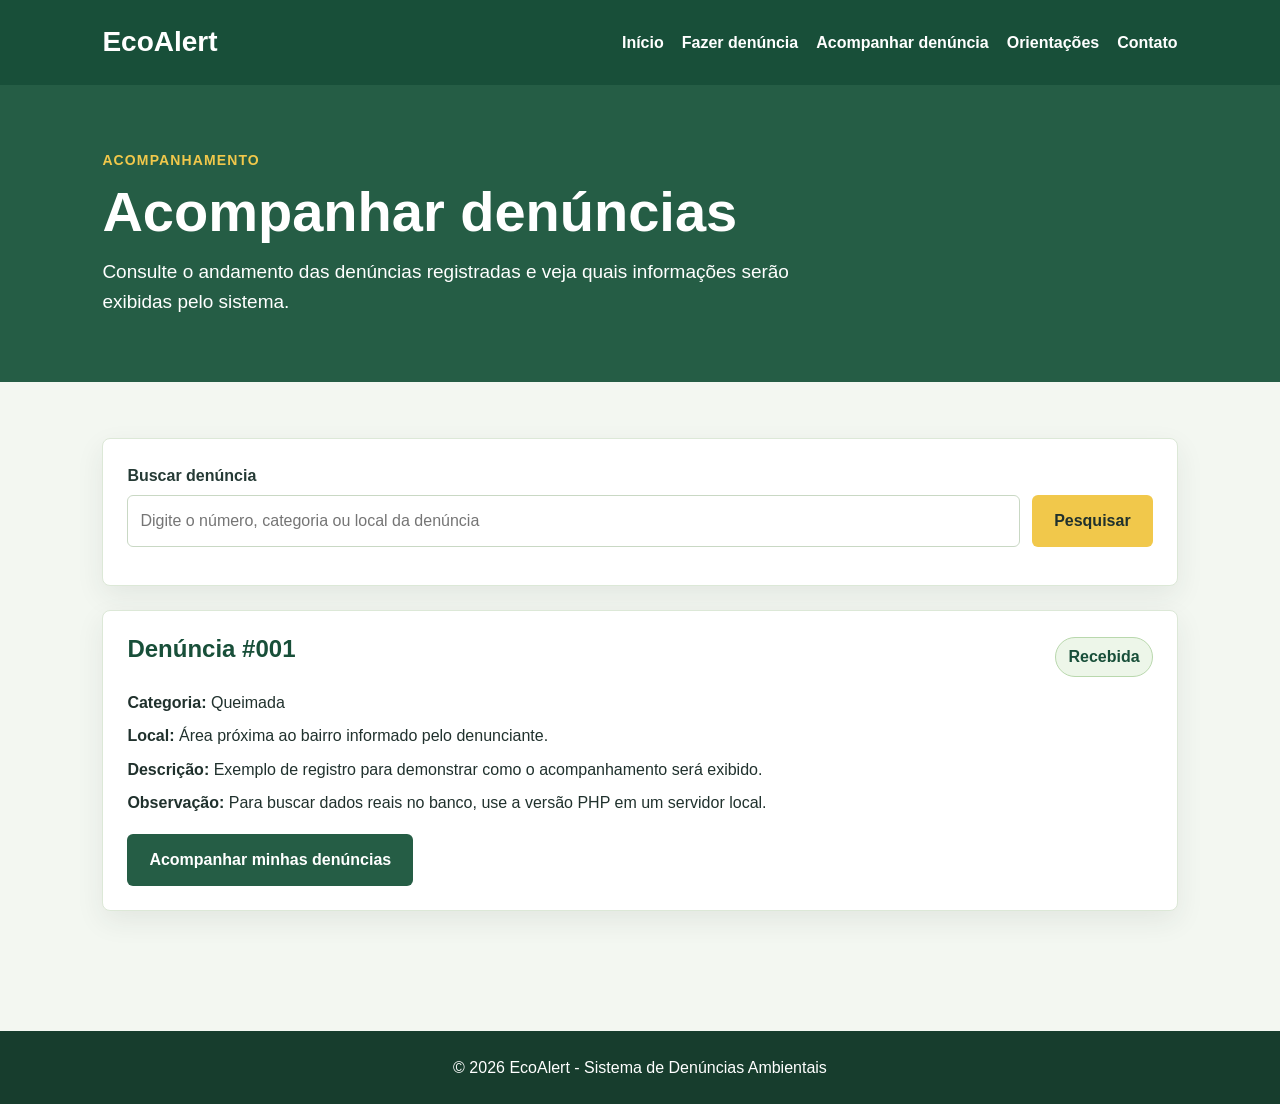
<file: acompanhar.html>
<!DOCTYPE html>
<html lang="pt-BR">
<head>
  <meta charset="UTF-8">
  <meta name="viewport" content="width=device-width, initial-scale=1.0">
  <title>EcoAlert | Acompanhar Denúncias</title>
  <link rel="stylesheet" href="css/style.css">
</head>
<body>
  <header class="topo">
    <a class="logo" href="index.html">EcoAlert</a>

    <nav class="menu" aria-label="Menu principal">
      <a href="index.html">Início</a>
      <a href="index.html#denuncia">Fazer denúncia</a>
      <a href="acompanhar.html">Acompanhar denúncia</a>
      <a href="orientacoes.html">Orientações</a>
      <a href="contato.html">Contato</a>
    </nav>
  </header>

  <section class="pagina-hero">
    <p class="etiqueta">Acompanhamento</p>
    <h1>Acompanhar denúncias</h1>
    <p>Consulte o andamento das denúncias registradas e veja quais informações serão exibidas pelo sistema.</p>
  </section>

  <main>
    <section class="secao">
      <form class="form-busca" id="formBuscaDemo">
        <label for="buscaDemo">Buscar denúncia</label>
        <div class="linha-busca">
          <input type="text" id="buscaDemo" name="buscaDemo" placeholder="Digite o número, categoria ou local da denúncia">
          <button class="botao botao-principal" type="submit">Pesquisar</button>
        </div>
        <p class="mensagem-form" id="mensagemBusca"></p>
      </form>

      <div class="lista-denuncias">
        <article class="denuncia-card">
          <div class="denuncia-topo">
            <h2>Denúncia #001</h2>
            <span>Recebida</span>
          </div>
          <p><strong>Categoria:</strong> Queimada</p>
          <p><strong>Local:</strong> Área próxima ao bairro informado pelo denunciante.</p>
          <p><strong>Descrição:</strong> Exemplo de registro para demonstrar como o acompanhamento será exibido.</p>
          <p><strong>Observação:</strong> Para buscar dados reais no banco, use a versão PHP em um servidor local.</p>
          <a class="botao botao-secundario" href="acompanhar.php">Acompanhar minhas denúncias</a>
        </article>
      </div>
    </section>
  </main>

  <footer>
    <p>&copy; 2026 EcoAlert - Sistema de Denúncias Ambientais</p>
  </footer>

  <script src="js/acompanhar.js"></script>
</body>
</html>
</file>
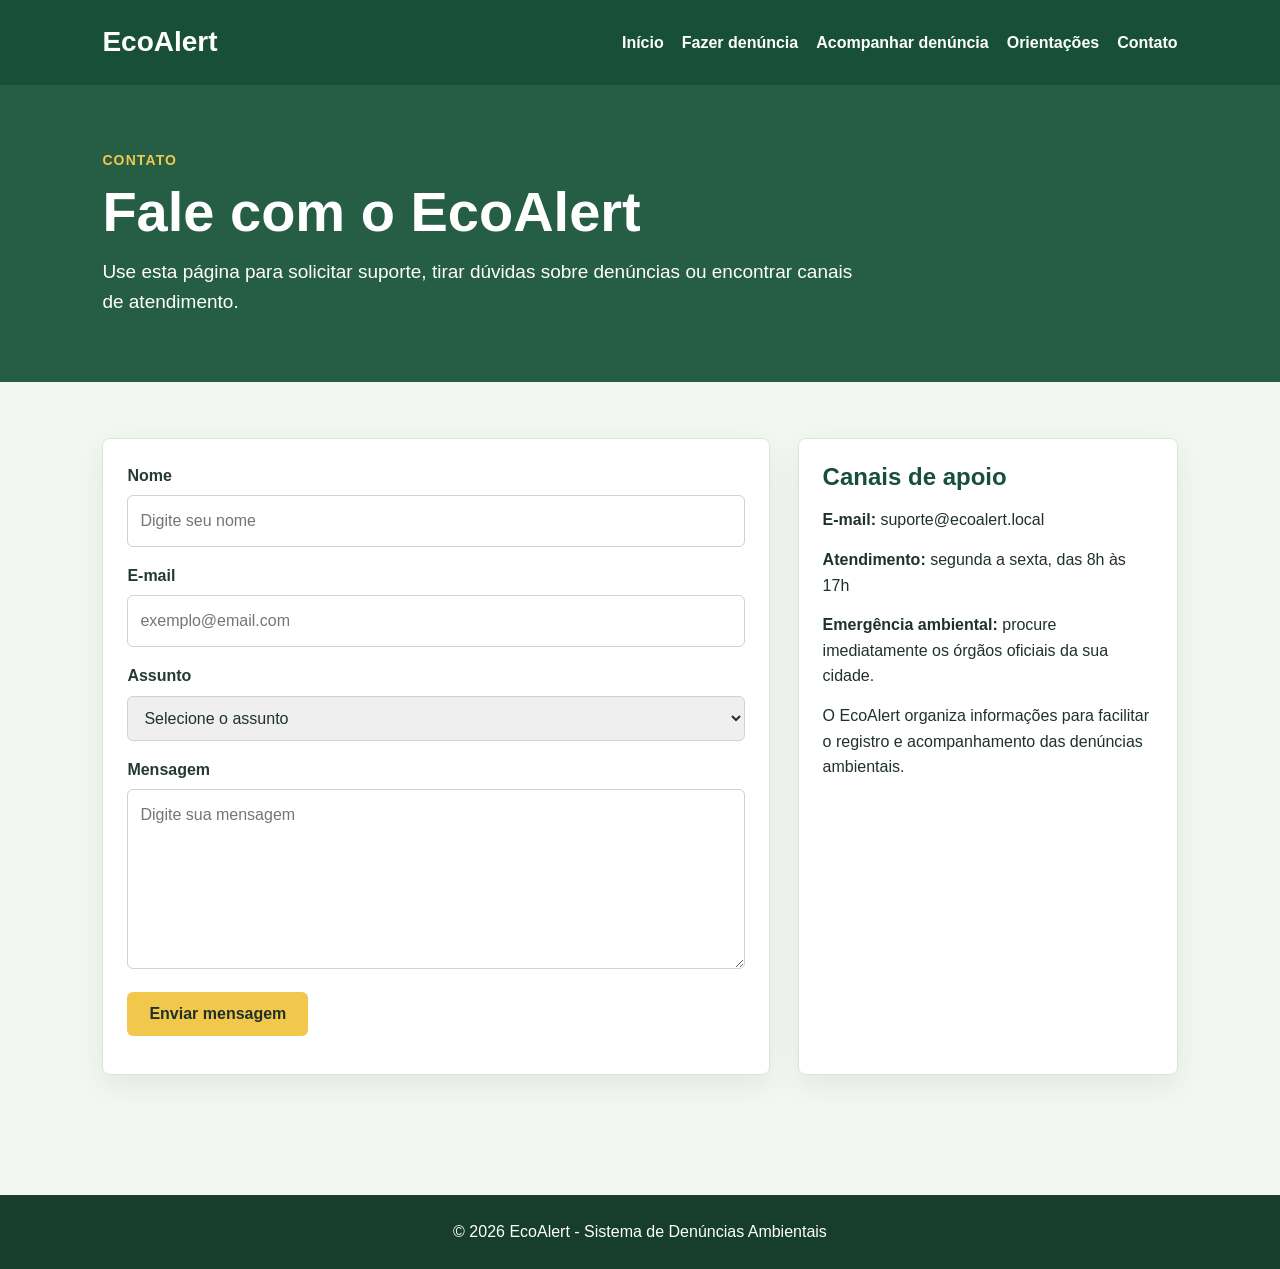
<file: contato.html>
<!DOCTYPE html>
<html lang="pt-BR">
<head>
  <meta charset="UTF-8">
  <meta name="viewport" content="width=device-width, initial-scale=1.0">
  <title>EcoAlert | Contato</title>
  <link rel="stylesheet" href="css/style.css">
</head>
<body>
  <header class="topo">
    <a class="logo" href="index.html">EcoAlert</a>

    <nav class="menu" aria-label="Menu principal">
      <a href="index.html">Início</a>
      <a href="index.html#denuncia">Fazer denúncia</a>
      <a href="acompanhar.html">Acompanhar denúncia</a>
      <a href="orientacoes.html">Orientações</a>
      <a href="contato.html">Contato</a>
    </nav>
  </header>

  <section class="pagina-hero">
    <p class="etiqueta">Contato</p>
    <h1>Fale com o EcoAlert</h1>
    <p>Use esta página para solicitar suporte, tirar dúvidas sobre denúncias ou encontrar canais de atendimento.</p>
  </section>

  <main>
    <section class="secao contato-layout">
      <form class="formulario" id="formContato">
        <label for="nomeContato">Nome</label>
        <input type="text" id="nomeContato" name="nomeContato" placeholder="Digite seu nome" required>

        <label for="emailContato">E-mail</label>
        <input type="email" id="emailContato" name="emailContato" placeholder="exemplo@email.com" required>

        <label for="assunto">Assunto</label>
        <select id="assunto" name="assunto" required>
          <option value="">Selecione o assunto</option>
          <option value="Dúvida sobre denúncia">Dúvida sobre denúncia</option>
          <option value="Problema no sistema">Problema no sistema</option>
          <option value="Atualização de denúncia">Atualização de denúncia</option>
          <option value="Outro assunto">Outro assunto</option>
        </select>

        <label for="mensagem">Mensagem</label>
        <textarea id="mensagem" name="mensagem" rows="6" placeholder="Digite sua mensagem" required></textarea>

        <button class="botao botao-principal" type="submit">Enviar mensagem</button>
        <p class="mensagem-form" id="mensagemContato"></p>
      </form>

      <aside class="painel contato-painel">
        <h2>Canais de apoio</h2>
        <p><strong>E-mail:</strong> suporte@ecoalert.local</p>
        <p><strong>Atendimento:</strong> segunda a sexta, das 8h às 17h</p>
        <p><strong>Emergência ambiental:</strong> procure imediatamente os órgãos oficiais da sua cidade.</p>
        <p>O EcoAlert organiza informações para facilitar o registro e acompanhamento das denúncias ambientais.</p>
      </aside>
    </section>
  </main>

  <footer>
    <p>&copy; 2026 EcoAlert - Sistema de Denúncias Ambientais</p>
  </footer>

  <script src="js/contato.js"></script>
</body>
</html>
</file>
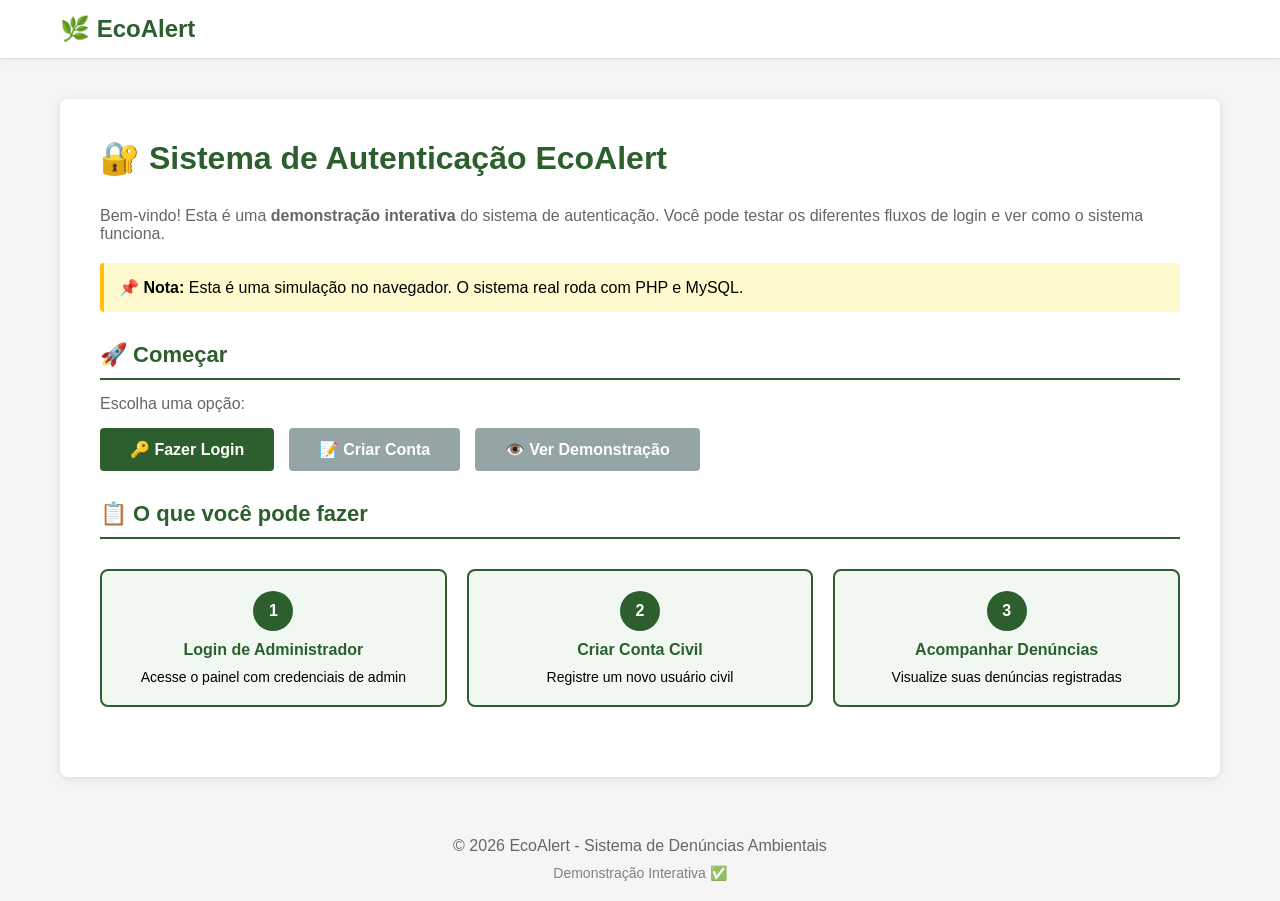
<file: demo-interativa.html>
<!DOCTYPE html>
<html lang="pt-BR">
<head>
    <meta charset="UTF-8">
    <meta name="viewport" content="width=device-width, initial-scale=1.0">
    <title>EcoAlert | Sistema de Autenticação - Demo Interativa</title>
    <style>
        * {
            margin: 0;
            padding: 0;
            box-sizing: border-box;
        }

        body {
            font-family: -apple-system, BlinkMacSystemFont, "Segoe UI", Roboto, "Helvetica Neue", Arial, sans-serif;
            background: #f5f5f5;
        }

        header {
            background: white;
            border-bottom: 1px solid #ddd;
            padding: 15px 0;
            position: sticky;
            top: 0;
            z-index: 100;
            box-shadow: 0 2px 5px rgba(0, 0, 0, 0.05);
        }

        .header-content {
            max-width: 1200px;
            margin: 0 auto;
            padding: 0 20px;
            display: flex;
            justify-content: space-between;
            align-items: center;
        }

        .logo {
            font-size: 24px;
            font-weight: bold;
            color: #2c5f2d;
        }

        .user-info {
            background: #e8f5e9;
            padding: 8px 15px;
            border-radius: 20px;
            font-size: 14px;
            color: #1b5e20;
            font-weight: 600;
        }

        .btn-logout {
            background: #e74c3c;
            color: white;
            border: none;
            padding: 8px 15px;
            border-radius: 4px;
            cursor: pointer;
            font-size: 14px;
            margin-left: 10px;
        }

        .btn-logout:hover {
            background: #c0392b;
        }

        main {
            max-width: 1200px;
            margin: 40px auto;
            padding: 0 20px;
        }

        .container {
            background: white;
            border-radius: 8px;
            box-shadow: 0 2px 10px rgba(0, 0, 0, 0.1);
            padding: 40px;
        }

        h1 {
            color: #2c5f2d;
            margin-bottom: 30px;
            font-size: 32px;
        }

        h2 {
            color: #2c5f2d;
            margin-top: 30px;
            margin-bottom: 15px;
            font-size: 22px;
            border-bottom: 2px solid #2c5f2d;
            padding-bottom: 10px;
        }

        .form-group {
            margin-bottom: 20px;
        }

        label {
            display: block;
            margin-bottom: 8px;
            font-weight: 600;
            color: #333;
        }

        input, select {
            width: 100%;
            max-width: 400px;
            padding: 12px;
            border: 1px solid #ddd;
            border-radius: 4px;
            font-size: 14px;
        }

        input:focus, select:focus {
            outline: none;
            border-color: #2c5f2d;
            box-shadow: 0 0 5px rgba(44, 95, 45, 0.2);
        }

        button {
            background: #2c5f2d;
            color: white;
            padding: 12px 30px;
            border: none;
            border-radius: 4px;
            font-size: 16px;
            font-weight: 600;
            cursor: pointer;
            transition: background 0.3s;
        }

        button:hover {
            background: #1f4620;
        }

        button:active {
            transform: scale(0.98);
        }

        .secondary {
            background: #95a5a6;
            margin-left: 10px;
        }

        .secondary:hover {
            background: #7f8c8d;
        }

        .mensagem {
            padding: 15px;
            border-radius: 4px;
            margin-bottom: 20px;
            border-left: 4px solid;
        }

        .sucesso {
            background: #d4edda;
            color: #155724;
            border-color: #28a745;
        }

        .erro {
            background: #f8d7da;
            color: #721c24;
            border-color: #f5c6cb;
        }

        .info {
            background: #d1ecf1;
            color: #0c5460;
            border-color: #bee5eb;
        }

        .page {
            display: none;
        }

        .page.active {
            display: block;
        }

        .tabela-denuncias {
            width: 100%;
            border-collapse: collapse;
            margin-top: 20px;
        }

        .tabela-denuncias th {
            background: #2c5f2d;
            color: white;
            padding: 12px;
            text-align: left;
        }

        .tabela-denuncias td {
            padding: 12px;
            border-bottom: 1px solid #ddd;
        }

        .tabela-denuncias tr:nth-child(even) {
            background: #f9f9f9;
        }

        .status {
            display: inline-block;
            padding: 4px 12px;
            border-radius: 20px;
            font-size: 12px;
            font-weight: 600;
        }

        .status-recebida {
            background: #e3f2fd;
            color: #1565c0;
        }

        .status-analise {
            background: #fff3e0;
            color: #e65100;
        }

        .status-encaminhada {
            background: #f3e5f5;
            color: #6a1b9a;
        }

        .status-resolvida {
            background: #e8f5e9;
            color: #1b5e20;
        }

        .card {
            background: #f9f9f9;
            padding: 20px;
            border-radius: 4px;
            margin: 15px 0;
            border-left: 4px solid #2c5f2d;
        }

        .fluxo {
            display: grid;
            grid-template-columns: repeat(auto-fit, minmax(250px, 1fr));
            gap: 20px;
            margin: 30px 0;
        }

        .fluxo-item {
            background: #f0f8f1;
            padding: 20px;
            border-radius: 8px;
            border: 2px solid #2c5f2d;
            text-align: center;
        }

        .fluxo-numero {
            background: #2c5f2d;
            color: white;
            width: 40px;
            height: 40px;
            border-radius: 50%;
            display: flex;
            align-items: center;
            justify-content: center;
            font-weight: bold;
            margin: 0 auto 10px;
        }

        .fluxo-item strong {
            display: block;
            margin-top: 10px;
            color: #2c5f2d;
        }

        .demo-box {
            background: #fffacd;
            padding: 15px;
            border-radius: 4px;
            margin: 20px 0;
            border-left: 4px solid #ffc107;
        }

        .seta {
            text-align: center;
            color: #2c5f2d;
            font-size: 24px;
            margin: 10px 0;
        }

        footer {
            text-align: center;
            padding: 20px;
            color: #666;
            margin-top: 40px;
        }
    </style>
</head>
<body>
    <header>
        <div class="header-content">
            <div class="logo">🌿 EcoAlert</div>
            <div id="userDisplay"></div>
        </div>
    </header>

    <main>
        <!-- Página: Início -->
        <div id="page-inicio" class="page active">
            <div class="container">
                <h1>🔐 Sistema de Autenticação EcoAlert</h1>
                <p style="margin-bottom: 20px; color: #666; font-size: 16px;">
                    Bem-vindo! Esta é uma <strong>demonstração interativa</strong> do sistema de autenticação. 
                    Você pode testar os diferentes fluxos de login e ver como o sistema funciona.
                </p>

                <div class="demo-box">
                    <strong>📌 Nota:</strong> Esta é uma simulação no navegador. O sistema real roda com PHP e MySQL.
                </div>

                <h2>🚀 Começar</h2>
                <p style="color: #666; margin-bottom: 15px;">Escolha uma opção:</p>
                <button onclick="goToPage('page-login')">🔑 Fazer Login</button>
                <button onclick="goToPage('page-registro')" class="secondary">📝 Criar Conta</button>
                <button onclick="showDemo()" class="secondary">👁️ Ver Demonstração</button>

                <h2>📋 O que você pode fazer</h2>
                <div class="fluxo">
                    <div class="fluxo-item">
                        <div class="fluxo-numero">1</div>
                        <strong>Login de Administrador</strong>
                        <p style="font-size: 14px; margin-top: 10px;">Acesse o painel com credenciais de admin</p>
                    </div>
                    <div class="fluxo-item">
                        <div class="fluxo-numero">2</div>
                        <strong>Criar Conta Civil</strong>
                        <p style="font-size: 14px; margin-top: 10px;">Registre um novo usuário civil</p>
                    </div>
                    <div class="fluxo-item">
                        <div class="fluxo-numero">3</div>
                        <strong>Acompanhar Denúncias</strong>
                        <p style="font-size: 14px; margin-top: 10px;">Visualize suas denúncias registradas</p>
                    </div>
                </div>


            </div>
        </div>

        <!-- Página: Login -->
        <div id="page-login" class="page">
            <div class="container">
                <h1>🔑 Login</h1>
                <p style="color: #666; margin-bottom: 20px;">Faça o login com suas credenciais</p>

                <div id="mensagemLogin"></div>

                <form onsubmit="handleLogin(event)">
                    <div class="form-group">
                        <label for="email">Email:</label>
                        <input type="email" id="email" required>
                    </div>

                    <div class="form-group">
                        <label for="senha">Senha:</label>
                        <input type="password" id="senha" required>
                    </div>

                    <button type="submit">Entrar</button>
                    <button type="button" onclick="goToPage('page-inicio')" class="secondary">Voltar</button>
                </form>

                <h2 style="margin-top: 40px;">💡 Primeira vez?</h2>
                <div class="card">
                    <p><strong>Crie uma conta civil clicando no botão abaixo:</strong></p>
                    <button onclick="goToPage('page-registro')" class="secondary" style="margin-top: 10px;">Criar Conta</button>
                </div>
            </div>
        </div>

        <!-- Página: Registro -->
        <div id="page-registro" class="page">
            <div class="container">
                <h1>📝 Criar Conta</h1>
                <p style="color: #666; margin-bottom: 20px;">Registre-se como usuário civil</p>

                <div id="mensagemRegistro"></div>

                <form onsubmit="handleRegistro(event)">
                    <div class="form-group">
                        <label for="nomeRegistro">Nome Completo:</label>
                        <input type="text" id="nomeRegistro" required>
                    </div>

                    <div class="form-group">
                        <label for="emailRegistro">Email:</label>
                        <input type="email" id="emailRegistro" required>
                    </div>

                    <div class="form-group">
                        <label for="senhaRegistro">Senha (mínimo 6 caracteres):</label>
                        <input type="password" id="senhaRegistro" required minlength="6">
                    </div>

                    <div class="form-group">
                        <label for="confirmarSenha">Confirmar Senha:</label>
                        <input type="password" id="confirmarSenha" required minlength="6">
                    </div>

                    <button type="submit">Criar Conta</button>
                    <button type="button" onclick="goToPage('page-login')" class="secondary">Já tem conta? Login</button>
                </form>
            </div>
        </div>

        <!-- Página: Painel Admin -->
        <div id="page-admin" class="page">
            <div class="container">
                <h1>🔐 Painel Administrativo</h1>
                <p style="color: #666; margin-bottom: 20px;">Visualize e gerencie todas as denúncias</p>

                <h2>📊 Resumo</h2>
                <div class="fluxo">
                    <div class="fluxo-item">
                        <div style="font-size: 28px; font-weight: bold; color: #2c5f2d;">42</div>
                        <strong>Total de Denúncias</strong>
                    </div>
                    <div class="fluxo-item">
                        <div style="font-size: 28px; font-weight: bold; color: #e67e22;">15</div>
                        <strong>Recebidas</strong>
                    </div>
                    <div class="fluxo-item">
                        <div style="font-size: 28px; font-weight: bold; color: #9b59b6;">8</div>
                        <strong>Categorias</strong>
                    </div>
                </div>

                <h2>🔍 Filtros</h2>
                <form style="display: grid; grid-template-columns: 1fr 1fr; gap: 20px; margin-bottom: 20px;">
                    <div class="form-group">
                        <label for="filtroCategoria">Categoria:</label>
                        <select id="filtroCategoria">
                            <option>Todas as categorias</option>
                            <option>Desmatamento</option>
                            <option>Queimada</option>
                            <option>Poluição da água</option>
                        </select>
                    </div>
                    <div class="form-group">
                        <label for="filtroStatus">Status:</label>
                        <select id="filtroStatus">
                            <option>Todos os status</option>
                            <option>Recebida</option>
                            <option>Em análise</option>
                            <option>Encaminhada</option>
                            <option>Resolvida</option>
                        </select>
                    </div>
                </form>

                <button onclick="alert('Filtro aplicado!')">Filtrar Denúncias</button>

                <h2>📋 Denúncias Recentes</h2>
                <table class="tabela-denuncias">
                    <thead>
                        <tr>
                            <th>ID</th>
                            <th>Denunciante</th>
                            <th>Categoria</th>
                            <th>Local</th>
                            <th>Status</th>
                            <th>Data</th>
                        </tr>
                    </thead>
                    <tbody>
                        <tr>
                            <td>#001</td>
                            <td>João Silva</td>
                            <td>Desmatamento</td>
                            <td>Área rural - São Paulo</td>
                            <td><span class="status status-recebida">Recebida</span></td>
                            <td>09/06/2026</td>
                        </tr>
                        <tr>
                            <td>#002</td>
                            <td>Maria Santos</td>
                            <td>Queimada</td>
                            <td>Zona rural - Minas Gerais</td>
                            <td><span class="status status-analise">Em análise</span></td>
                            <td>08/06/2026</td>
                        </tr>
                        <tr>
                            <td>#003</td>
                            <td>Pedro Costa</td>
                            <td>Poluição da água</td>
                            <td>Rio próximo a industrial</td>
                            <td><span class="status status-encaminhada">Encaminhada</span></td>
                            <td>07/06/2026</td>
                        </tr>
                    </tbody>
                </table>

                <br>
                <button onclick="logout()">Sair</button>
            </div>
        </div>

        <!-- Página: Acompanhar (Civil) -->
        <div id="page-acompanhar" class="page">
            <div class="container">
                <h1>📊 Acompanhar Denúncias</h1>
                <p style="color: #666; margin-bottom: 20px;">Visualize o status das suas denúncias registradas</p>

                <h2>🔍 Buscar Denúncia</h2>
                <form style="margin-bottom: 30px;">
                    <div class="form-group">
                        <label for="buscaDenuncia">Número da denúncia ou palavra-chave:</label>
                        <input type="text" id="buscaDenuncia" placeholder="Digite o número ou informação">
                    </div>
                    <button type="button" onclick="alert('Pesquisa realizada!')">Pesquisar</button>
                </form>

                <h2>📋 Suas Denúncias</h2>
                <table class="tabela-denuncias">
                    <thead>
                        <tr>
                            <th>ID</th>
                            <th>Categoria</th>
                            <th>Local</th>
                            <th>Status</th>
                            <th>Data</th>
                        </tr>
                    </thead>
                    <tbody>
                        <tr>
                            <td>#042</td>
                            <td>Descarte irregular de lixo</td>
                            <td>Rua das Flores - Centro</td>
                            <td><span class="status status-resolvida">Resolvida</span></td>
                            <td>15/05/2026</td>
                        </tr>
                    </tbody>
                </table>

                <br>
                <button onclick="logout()">Sair</button>
            </div>
        </div>

        <!-- Página: Demonstração -->
        <div id="page-demo" class="page">
            <div class="container">
                <h1>👁️ Demonstração do Fluxo</h1>

                <h2>1️⃣ Novo Usuário Civil</h2>
                <div style="display: grid; grid-template-columns: repeat(auto-fit, minmax(200px, 1fr)); gap: 15px; margin: 20px 0;">
                    <div class="fluxo-item">
                        <div class="fluxo-numero">1</div>
                        <strong>Acessar register.php</strong>
                    </div>
                    <div class="seta">→</div>
                    <div class="fluxo-item">
                        <div class="fluxo-numero">2</div>
                        <strong>Preencher formulário</strong>
                    </div>
                    <div class="seta">→</div>
                    <div class="fluxo-item">
                        <div class="fluxo-numero">3</div>
                        <strong>Validação</strong>
                    </div>
                    <div class="seta">→</div>
                    <div class="fluxo-item">
                        <div class="fluxo-numero">4</div>
                        <strong>Conta Criada!</strong>
                    </div>
                </div>

                <h2>2️⃣ Login como Administrador</h2>
                <div style="display: grid; grid-template-columns: repeat(auto-fit, minmax(200px, 1fr)); gap: 15px; margin: 20px 0;">
                    <div class="fluxo-item">
                        <div class="fluxo-numero">1</div>
                        <strong>Acessar login.php</strong>
                    </div>
                    <div class="seta">→</div>
                    <div class="fluxo-item">
                        <div class="fluxo-numero">2</div>
                        <strong>Email + Senha Admin</strong>
                    </div>
                    <div class="seta">→</div>
                    <div class="fluxo-item">
                        <div class="fluxo-numero">3</div>
                        <strong>Verificação de tipo</strong>
                    </div>
                    <div class="seta">→</div>
                    <div class="fluxo-item">
                        <div class="fluxo-numero">4</div>
                        <strong>admin.php</strong>
                    </div>
                </div>

                <h2>3️⃣ Login como Civil</h2>
                <div style="display: grid; grid-template-columns: repeat(auto-fit, minmax(200px, 1fr)); gap: 15px; margin: 20px 0;">
                    <div class="fluxo-item">
                        <div class="fluxo-numero">1</div>
                        <strong>Acessar login.php</strong>
                    </div>
                    <div class="seta">→</div>
                    <div class="fluxo-item">
                        <div class="fluxo-numero">2</div>
                        <strong>Email + Senha Civil</strong>
                    </div>
                    <div class="seta">→</div>
                    <div class="fluxo-item">
                        <div class="fluxo-numero">3</div>
                        <strong>Verificação de tipo</strong>
                    </div>
                    <div class="seta">→</div>
                    <div class="fluxo-item">
                        <div class="fluxo-numero">4</div>
                        <strong>acompanhar.php</strong>
                    </div>
                </div>

                <h2>🔒 Proteção de Páginas</h2>
                <div class="card">
                    <p>✅ <strong>Automático:</strong> Tentar acessar uma página protegida sem login redireciona para login.php</p>
                    <p>✅ <strong>Segurança:</strong> Senhas criptografadas com bcrypt</p>
                    <p>✅ <strong>Sessões:</strong> Dados seguros na sessão PHP</p>
                    <p>✅ <strong>Validação:</strong> Email único e requisitos de senha</p>
                </div>

                <br>
                <button onclick="goToPage('page-inicio')">Voltar ao Início</button>
            </div>
        </div>
    </main>

    <footer>
        <p>&copy; 2026 EcoAlert - Sistema de Denúncias Ambientais</p>
        <p style="margin-top: 10px; font-size: 14px; opacity: 0.8;">Demonstração Interativa ✅</p>
    </footer>

    <script>
        // Usuários simulados
        const usuarios = {
            'admin@ecoalert.com': { nome: 'Administrador', senha: 'admin123', tipo: 'admin' },
            'joao@example.com': { nome: 'João Silva', senha: '123456', tipo: 'civil' }
        };

        let usuarioLogado = null;

        function goToPage(pageId) {
            document.querySelectorAll('.page').forEach(page => page.classList.remove('active'));
            document.getElementById(pageId).classList.add('active');
            window.scrollTo(0, 0);
        }

        function handleLogin(event) {
            event.preventDefault();
            const email = document.getElementById('email').value;
            const senha = document.getElementById('senha').value;
            const mensagem = document.getElementById('mensagemLogin');

            if (usuarios[email] && usuarios[email].senha === senha) {
                usuarioLogado = { email, ...usuarios[email] };
                updateUserDisplay();
                
                mensagem.innerHTML = `<div class="mensagem sucesso">✅ Login realizado com sucesso!</div>`;
                
                setTimeout(() => {
                    if (usuarioLogado.tipo === 'admin') {
                        goToPage('page-admin');
                    } else {
                        goToPage('page-acompanhar');
                    }
                }, 1000);
            } else {
                mensagem.innerHTML = `<div class="mensagem erro">❌ Email ou senha incorretos.</div>`;
            }
        }

        function handleRegistro(event) {
            event.preventDefault();
            const nome = document.getElementById('nomeRegistro').value;
            const email = document.getElementById('emailRegistro').value;
            const senha = document.getElementById('senhaRegistro').value;
            const confirmar = document.getElementById('confirmarSenha').value;
            const mensagem = document.getElementById('mensagemRegistro');

            if (usuarios[email]) {
                mensagem.innerHTML = `<div class="mensagem erro">❌ Este email já está cadastrado.</div>`;
                return;
            }

            if (senha !== confirmar) {
                mensagem.innerHTML = `<div class="mensagem erro">❌ As senhas não coincidem.</div>`;
                return;
            }

            if (senha.length < 6) {
                mensagem.innerHTML = `<div class="mensagem erro">❌ Senha deve ter no mínimo 6 caracteres.</div>`;
                return;
            }

            usuarios[email] = { nome, senha, tipo: 'civil' };
            mensagem.innerHTML = `<div class="mensagem sucesso">✅ Conta criada com sucesso! Redirecionando para login...</div>`;

            setTimeout(() => {
                document.getElementById('email').value = email;
                document.getElementById('senha').value = '';
                goToPage('page-login');
            }, 2000);
        }

        function updateUserDisplay() {
            const display = document.getElementById('userDisplay');
            if (usuarioLogado) {
                display.innerHTML = `
                    <div class="user-info">
                        👤 ${usuarioLogado.nome} 
                        ${usuarioLogado.tipo === 'admin' ? '(Admin)' : '(Civil)'}
                        <button class="btn-logout" onclick="logout()">Sair</button>
                    </div>
                `;
            } else {
                display.innerHTML = '';
            }
        }

        function logout() {
            usuarioLogado = null;
            updateUserDisplay();
            goToPage('page-inicio');
        }

        function showDemo() {
            goToPage('page-demo');
        }

        updateUserDisplay();
    </script>
</body>
</html>
</file>
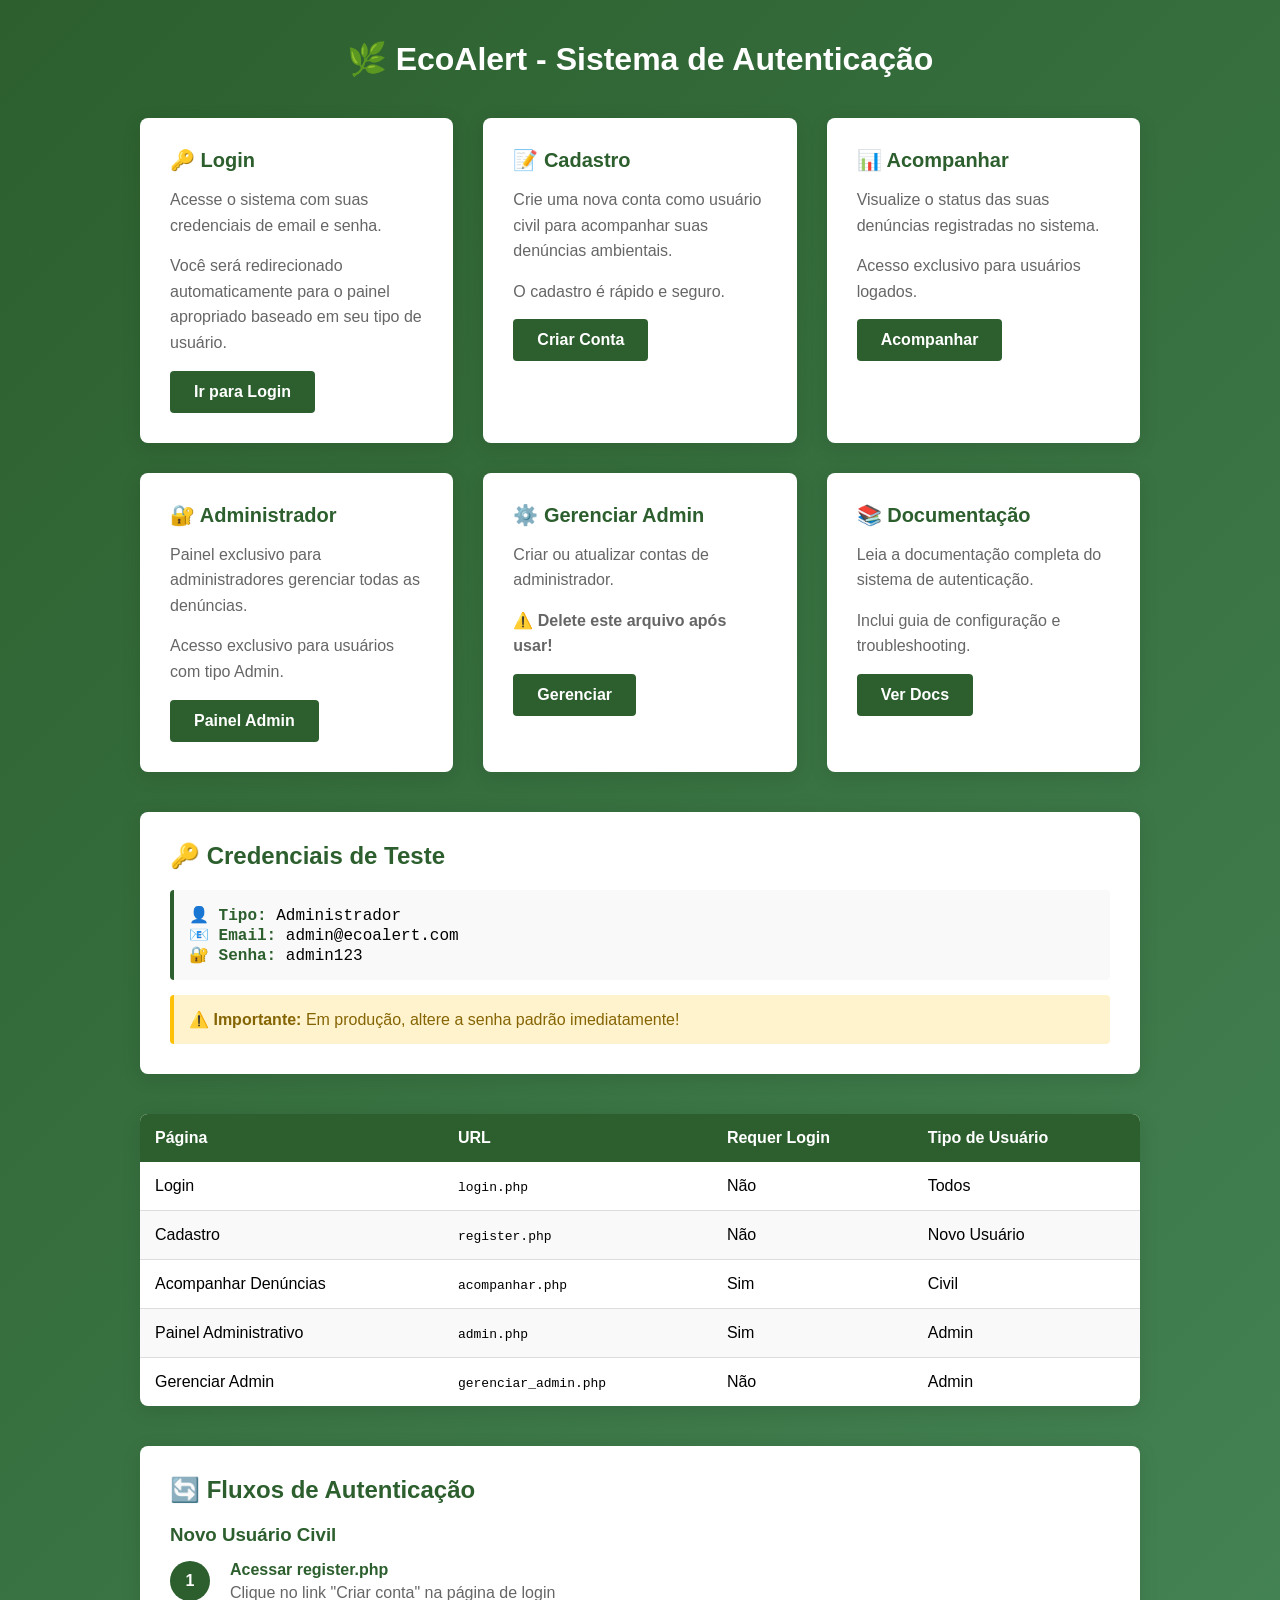
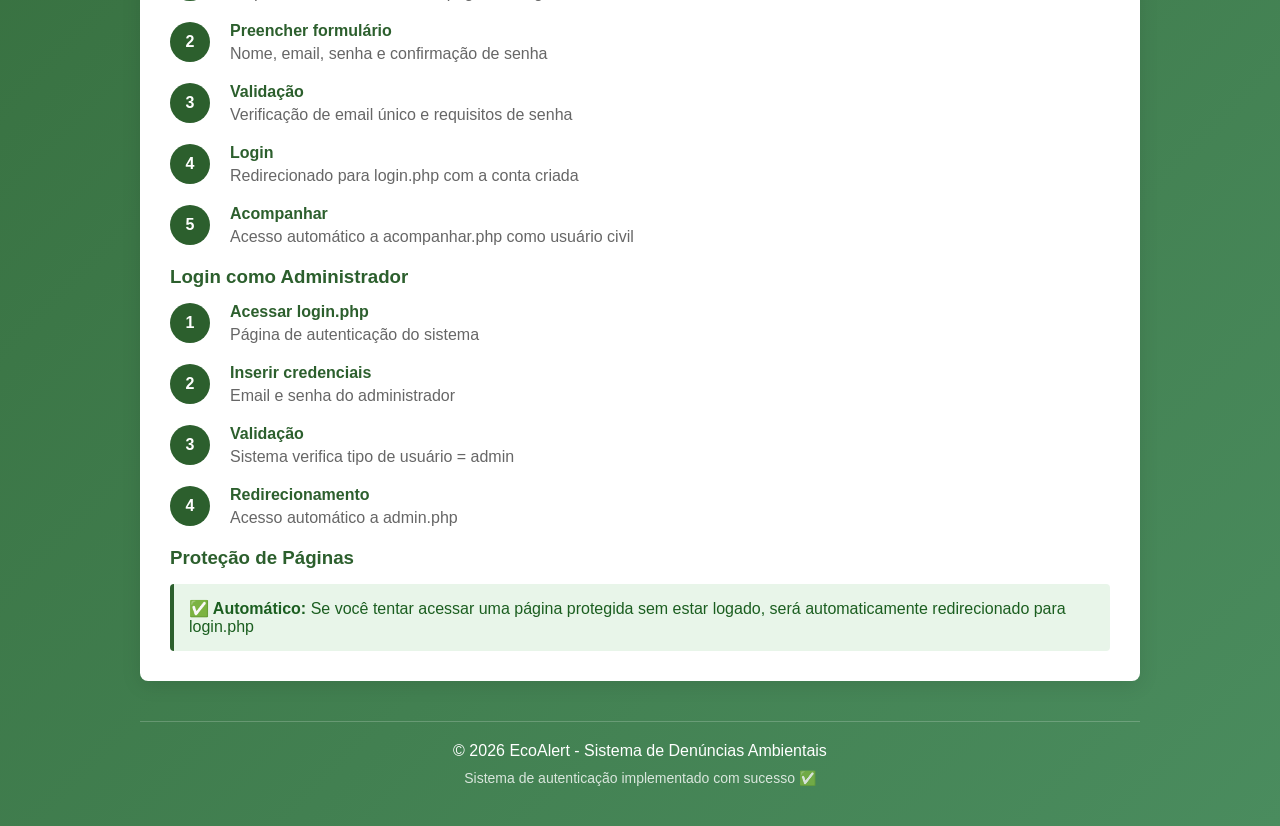
<file: guia-autenticacao.html>
<!DOCTYPE html>
<html lang="pt-BR">
<head>
    <meta charset="UTF-8">
    <meta name="viewport" content="width=device-width, initial-scale=1.0">
    <title>EcoAlert | Guia de Autenticação</title>
    <style>
        * {
            margin: 0;
            padding: 0;
            box-sizing: border-box;
        }

        body {
            font-family: -apple-system, BlinkMacSystemFont, "Segoe UI", Roboto, "Helvetica Neue", Arial, sans-serif;
            background: linear-gradient(135deg, #2c5f2d 0%, #4a8c5e 100%);
            min-height: 100vh;
            padding: 40px 20px;
        }

        .container {
            max-width: 1000px;
            margin: 0 auto;
        }

        h1 {
            text-align: center;
            color: white;
            margin-bottom: 40px;
            font-size: 32px;
        }

        .grid {
            display: grid;
            grid-template-columns: repeat(auto-fit, minmax(300px, 1fr));
            gap: 30px;
            margin-bottom: 40px;
        }

        .card {
            background: white;
            padding: 30px;
            border-radius: 8px;
            box-shadow: 0 4px 20px rgba(0, 0, 0, 0.1);
        }

        .card h2 {
            color: #2c5f2d;
            margin-bottom: 15px;
            font-size: 20px;
            display: flex;
            align-items: center;
            gap: 10px;
        }

        .card p {
            color: #666;
            line-height: 1.6;
            margin-bottom: 15px;
        }

        .link-btn {
            display: inline-block;
            padding: 12px 24px;
            background: #2c5f2d;
            color: white;
            text-decoration: none;
            border-radius: 4px;
            font-weight: 600;
            transition: background 0.3s;
        }

        .link-btn:hover {
            background: #1f4620;
        }

        .credentials {
            background: white;
            padding: 30px;
            border-radius: 8px;
            box-shadow: 0 4px 20px rgba(0, 0, 0, 0.1);
            margin-bottom: 40px;
        }

        .credentials h2 {
            color: #2c5f2d;
            margin-bottom: 20px;
        }

        .cred-item {
            background: #f9f9f9;
            padding: 15px;
            border-radius: 4px;
            margin-bottom: 15px;
            border-left: 4px solid #2c5f2d;
            font-family: 'Courier New', monospace;
        }

        .cred-item strong {
            color: #2c5f2d;
        }

        .flow {
            background: white;
            padding: 30px;
            border-radius: 8px;
            box-shadow: 0 4px 20px rgba(0, 0, 0, 0.1);
        }

        .flow h2 {
            color: #2c5f2d;
            margin-bottom: 20px;
        }

        .flow-item {
            display: flex;
            gap: 20px;
            margin-bottom: 20px;
            align-items: flex-start;
        }

        .flow-number {
            background: #2c5f2d;
            color: white;
            width: 40px;
            height: 40px;
            border-radius: 50%;
            display: flex;
            align-items: center;
            justify-content: center;
            font-weight: bold;
            flex-shrink: 0;
        }

        .flow-content {
            flex: 1;
        }

        .flow-content strong {
            color: #2c5f2d;
        }

        .flow-content p {
            color: #666;
            margin-top: 5px;
        }

        .info-box {
            background: #e8f5e9;
            border-left: 4px solid #2c5f2d;
            padding: 15px;
            border-radius: 4px;
            color: #1b5e20;
            margin-top: 10px;
        }

        .warning-box {
            background: #fff3cd;
            border-left: 4px solid #ffc107;
            padding: 15px;
            border-radius: 4px;
            color: #856404;
            margin-top: 10px;
        }

        table {
            width: 100%;
            border-collapse: collapse;
            background: white;
            border-radius: 8px;
            overflow: hidden;
            margin-bottom: 40px;
            box-shadow: 0 4px 20px rgba(0, 0, 0, 0.1);
        }

        table th {
            background: #2c5f2d;
            color: white;
            padding: 15px;
            text-align: left;
            font-weight: 600;
        }

        table td {
            padding: 15px;
            border-bottom: 1px solid #ddd;
        }

        table tr:last-child td {
            border-bottom: none;
        }

        table tr:nth-child(even) {
            background: #f9f9f9;
        }

        footer {
            text-align: center;
            color: white;
            margin-top: 40px;
            padding-top: 20px;
            border-top: 1px solid rgba(255, 255, 255, 0.2);
        }
    </style>
</head>
<body>
    <div class="container">
        <h1>🌿 EcoAlert - Sistema de Autenticação</h1>

        <div class="grid">
            <div class="card">
                <h2>🔑 Login</h2>
                <p>Acesse o sistema com suas credenciais de email e senha.</p>
                <p>Você será redirecionado automaticamente para o painel apropriado baseado em seu tipo de usuário.</p>
                <a href="login.php" class="link-btn">Ir para Login</a>
            </div>

            <div class="card">
                <h2>📝 Cadastro</h2>
                <p>Crie uma nova conta como usuário civil para acompanhar suas denúncias ambientais.</p>
                <p>O cadastro é rápido e seguro.</p>
                <a href="register.php" class="link-btn">Criar Conta</a>
            </div>

            <div class="card">
                <h2>📊 Acompanhar</h2>
                <p>Visualize o status das suas denúncias registradas no sistema.</p>
                <p>Acesso exclusivo para usuários logados.</p>
                <a href="acompanhar.php" class="link-btn">Acompanhar</a>
            </div>

            <div class="card">
                <h2>🔐 Administrador</h2>
                <p>Painel exclusivo para administradores gerenciar todas as denúncias.</p>
                <p>Acesso exclusivo para usuários com tipo Admin.</p>
                <a href="admin.php" class="link-btn">Painel Admin</a>
            </div>

            <div class="card">
                <h2>⚙️ Gerenciar Admin</h2>
                <p>Criar ou atualizar contas de administrador.</p>
                <p><strong>⚠️ Delete este arquivo após usar!</strong></p>
                <a href="gerenciar_admin.php" class="link-btn">Gerenciar</a>
            </div>

            <div class="card">
                <h2>📚 Documentação</h2>
                <p>Leia a documentação completa do sistema de autenticação.</p>
                <p>Inclui guia de configuração e troubleshooting.</p>
                <a href="AUTENTICACAO.md" class="link-btn">Ver Docs</a>
            </div>
        </div>

        <div class="credentials">
            <h2>🔑 Credenciais de Teste</h2>
            <div class="cred-item">
                <strong>👤 Tipo:</strong> Administrador<br>
                <strong>📧 Email:</strong> admin@ecoalert.com<br>
                <strong>🔐 Senha:</strong> admin123
            </div>
            <div class="warning-box">
                <strong>⚠️ Importante:</strong> Em produção, altere a senha padrão imediatamente!
            </div>
        </div>

        <table>
            <thead>
                <tr>
                    <th>Página</th>
                    <th>URL</th>
                    <th>Requer Login</th>
                    <th>Tipo de Usuário</th>
                </tr>
            </thead>
            <tbody>
                <tr>
                    <td>Login</td>
                    <td><code>login.php</code></td>
                    <td>Não</td>
                    <td>Todos</td>
                </tr>
                <tr>
                    <td>Cadastro</td>
                    <td><code>register.php</code></td>
                    <td>Não</td>
                    <td>Novo Usuário</td>
                </tr>
                <tr>
                    <td>Acompanhar Denúncias</td>
                    <td><code>acompanhar.php</code></td>
                    <td>Sim</td>
                    <td>Civil</td>
                </tr>
                <tr>
                    <td>Painel Administrativo</td>
                    <td><code>admin.php</code></td>
                    <td>Sim</td>
                    <td>Admin</td>
                </tr>
                <tr>
                    <td>Gerenciar Admin</td>
                    <td><code>gerenciar_admin.php</code></td>
                    <td>Não</td>
                    <td>Admin</td>
                </tr>
            </tbody>
        </table>

        <div class="flow">
            <h2>🔄 Fluxos de Autenticação</h2>

            <h3 style="color: #2c5f2d; margin-top: 20px; margin-bottom: 15px;">Novo Usuário Civil</h3>
            <div class="flow-item">
                <div class="flow-number">1</div>
                <div class="flow-content">
                    <strong>Acessar register.php</strong>
                    <p>Clique no link "Criar conta" na página de login</p>
                </div>
            </div>

            <div class="flow-item">
                <div class="flow-number">2</div>
                <div class="flow-content">
                    <strong>Preencher formulário</strong>
                    <p>Nome, email, senha e confirmação de senha</p>
                </div>
            </div>

            <div class="flow-item">
                <div class="flow-number">3</div>
                <div class="flow-content">
                    <strong>Validação</strong>
                    <p>Verificação de email único e requisitos de senha</p>
                </div>
            </div>

            <div class="flow-item">
                <div class="flow-number">4</div>
                <div class="flow-content">
                    <strong>Login</strong>
                    <p>Redirecionado para login.php com a conta criada</p>
                </div>
            </div>

            <div class="flow-item">
                <div class="flow-number">5</div>
                <div class="flow-content">
                    <strong>Acompanhar</strong>
                    <p>Acesso automático a acompanhar.php como usuário civil</p>
                </div>
            </div>

            <h3 style="color: #2c5f2d; margin-top: 20px; margin-bottom: 15px;">Login como Administrador</h3>
            <div class="flow-item">
                <div class="flow-number">1</div>
                <div class="flow-content">
                    <strong>Acessar login.php</strong>
                    <p>Página de autenticação do sistema</p>
                </div>
            </div>

            <div class="flow-item">
                <div class="flow-number">2</div>
                <div class="flow-content">
                    <strong>Inserir credenciais</strong>
                    <p>Email e senha do administrador</p>
                </div>
            </div>

            <div class="flow-item">
                <div class="flow-number">3</div>
                <div class="flow-content">
                    <strong>Validação</strong>
                    <p>Sistema verifica tipo de usuário = admin</p>
                </div>
            </div>

            <div class="flow-item">
                <div class="flow-number">4</div>
                <div class="flow-content">
                    <strong>Redirecionamento</strong>
                    <p>Acesso automático a admin.php</p>
                </div>
            </div>

            <h3 style="color: #2c5f2d; margin-top: 20px; margin-bottom: 15px;">Proteção de Páginas</h3>
            <div class="info-box">
                <strong>✅ Automático:</strong> Se você tentar acessar uma página protegida sem estar logado, será automaticamente redirecionado para login.php
            </div>
        </div>

        <footer>
            <p>&copy; 2026 EcoAlert - Sistema de Denúncias Ambientais</p>
            <p style="margin-top: 10px; font-size: 14px; opacity: 0.8;">Sistema de autenticação implementado com sucesso ✅</p>
        </footer>
    </div>
</body>
</html>
</file>
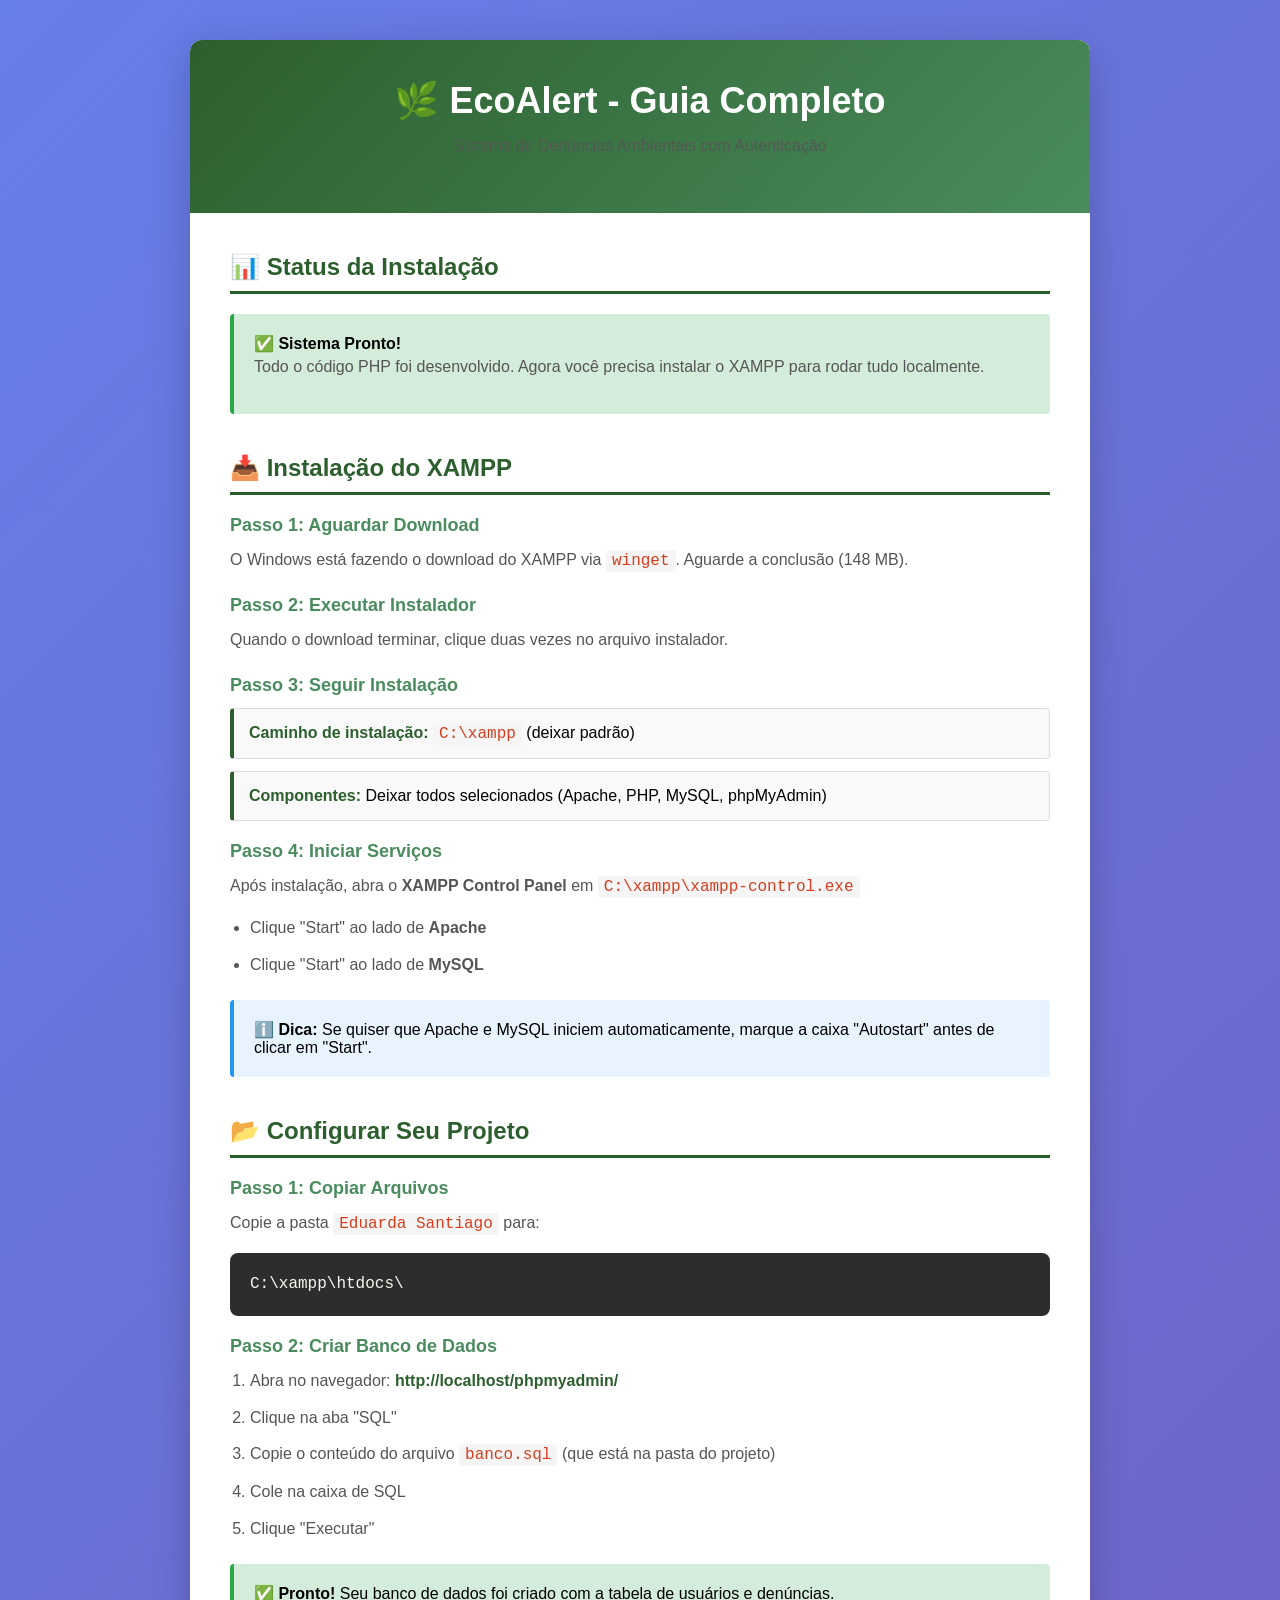
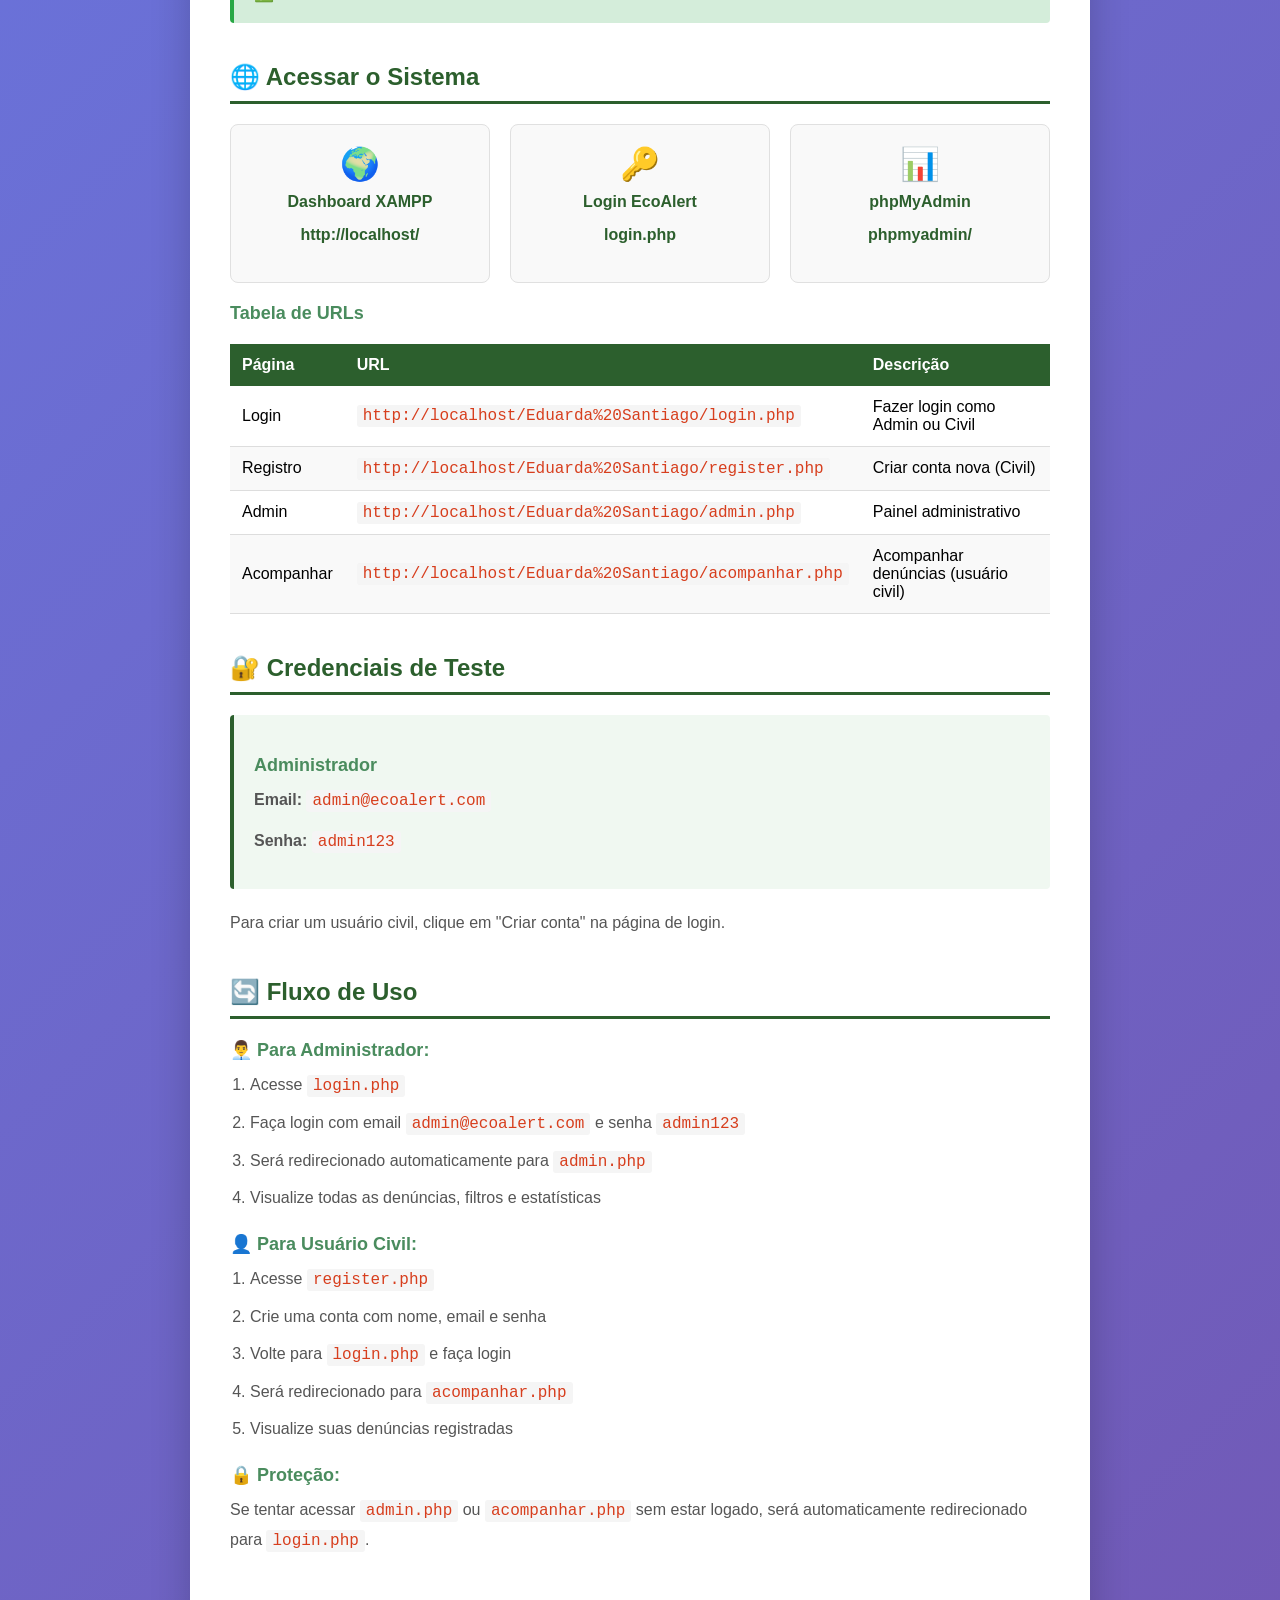
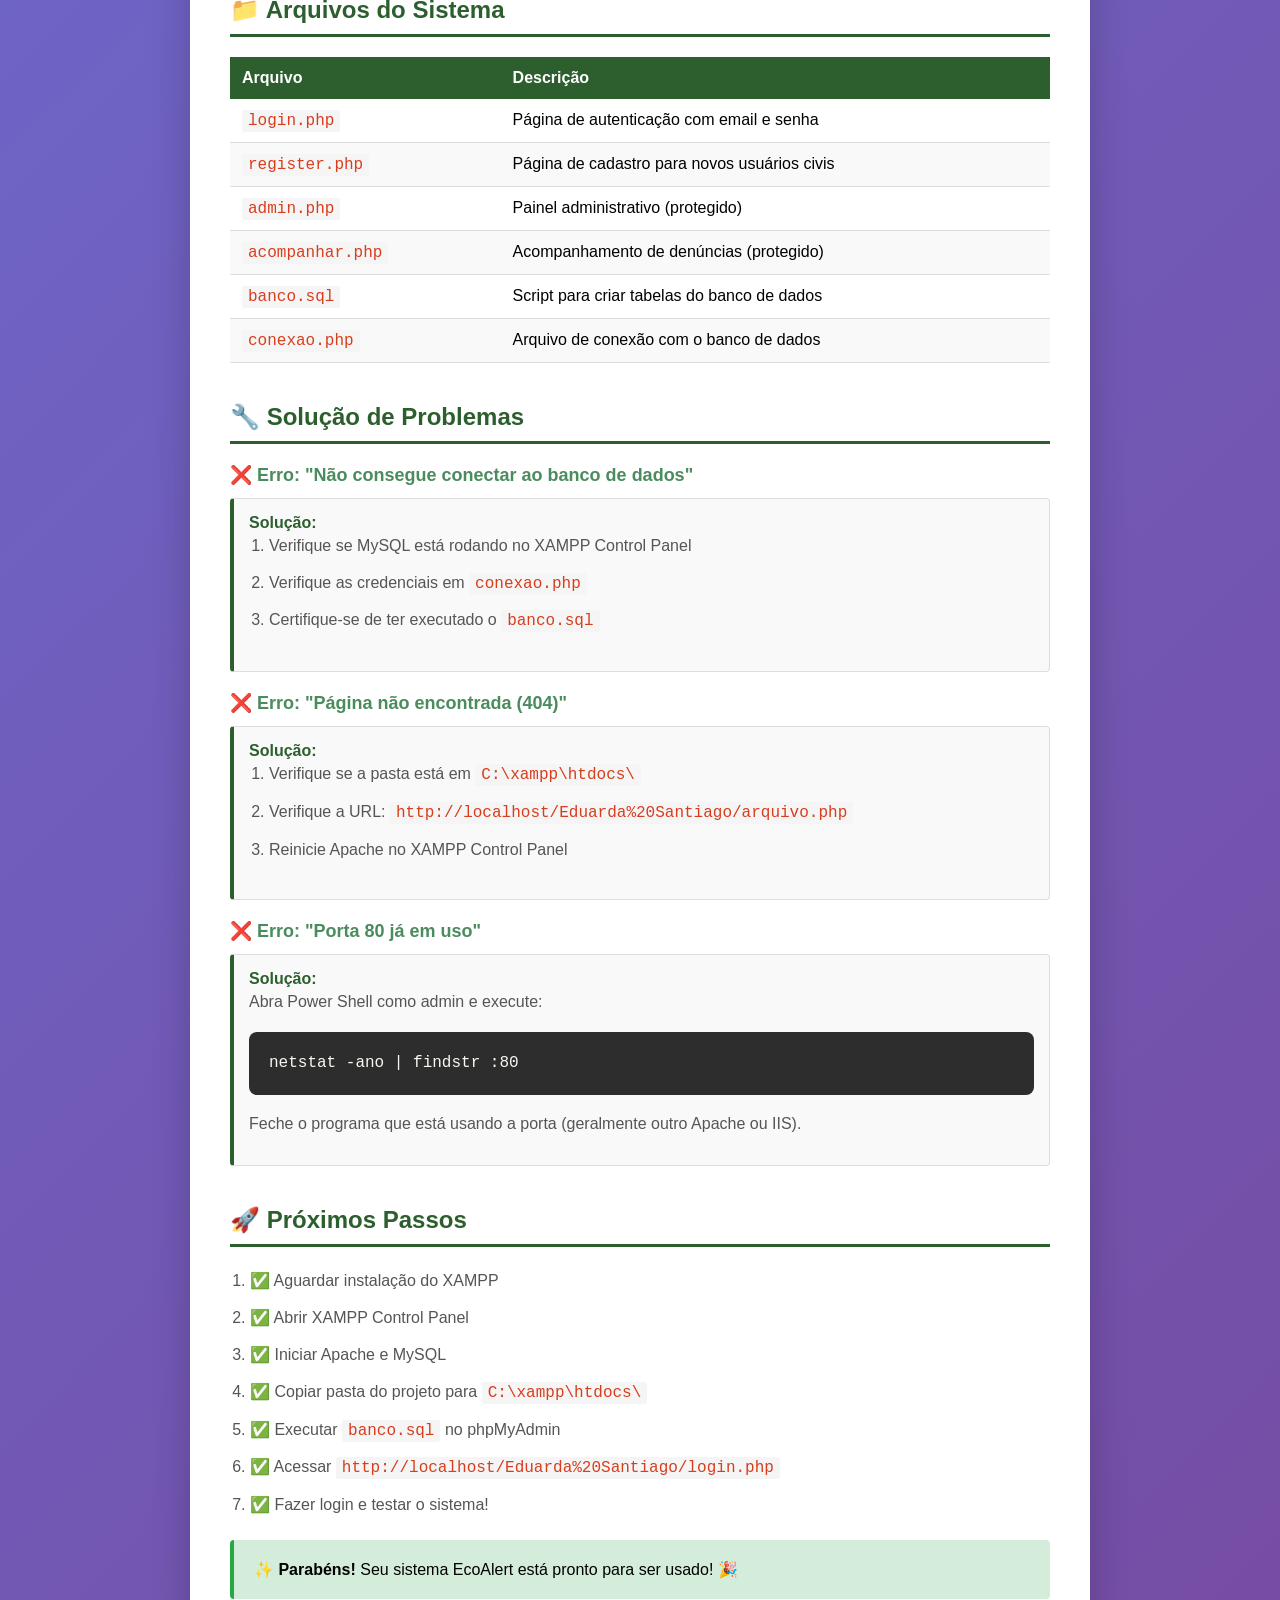
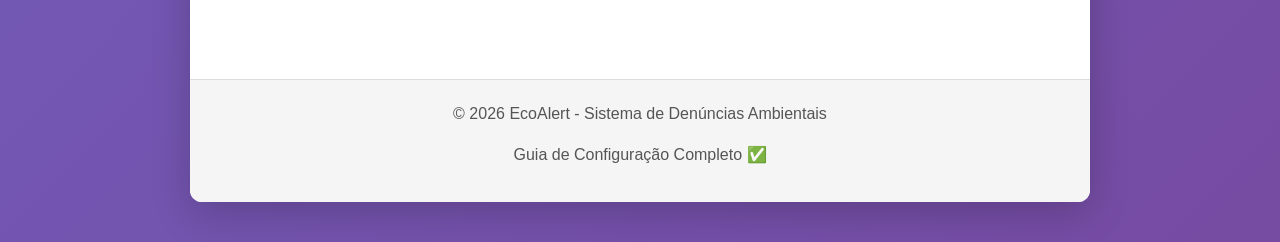
<file: GUIA_COMPLETO.html>
<!DOCTYPE html>
<html lang="pt-BR">
<head>
    <meta charset="UTF-8">
    <meta name="viewport" content="width=device-width, initial-scale=1.0">
    <title>EcoAlert | Guia Completo</title>
    <style>
        * {
            margin: 0;
            padding: 0;
            box-sizing: border-box;
        }

        body {
            font-family: -apple-system, BlinkMacSystemFont, "Segoe UI", Roboto, "Helvetica Neue", Arial, sans-serif;
            background: linear-gradient(135deg, #667eea 0%, #764ba2 100%);
            min-height: 100vh;
            padding: 40px 20px;
        }

        .container {
            max-width: 900px;
            margin: 0 auto;
            background: white;
            border-radius: 12px;
            box-shadow: 0 10px 40px rgba(0, 0, 0, 0.2);
            overflow: hidden;
        }

        header {
            background: linear-gradient(135deg, #2c5f2d 0%, #4a8c5e 100%);
            color: white;
            padding: 40px;
            text-align: center;
        }

        header h1 {
            font-size: 36px;
            margin-bottom: 10px;
        }

        header p {
            font-size: 16px;
            opacity: 0.9;
        }

        main {
            padding: 40px;
        }

        section {
            margin-bottom: 40px;
        }

        h2 {
            color: #2c5f2d;
            margin-bottom: 20px;
            font-size: 24px;
            border-bottom: 3px solid #2c5f2d;
            padding-bottom: 10px;
        }

        h3 {
            color: #4a8c5e;
            margin-top: 20px;
            margin-bottom: 10px;
            font-size: 18px;
        }

        p, li {
            color: #555;
            line-height: 1.8;
            margin-bottom: 12px;
        }

        ul, ol {
            margin-left: 20px;
            margin-bottom: 20px;
        }

        li {
            margin-bottom: 8px;
        }

        code {
            background: #f5f5f5;
            padding: 2px 6px;
            border-radius: 3px;
            font-family: 'Courier New', monospace;
            color: #d73e1d;
        }

        .code-block {
            background: #2d2d2d;
            color: #f8f8f2;
            padding: 20px;
            border-radius: 8px;
            overflow-x: auto;
            margin: 15px 0;
            font-family: 'Courier New', monospace;
            line-height: 1.4;
        }

        .box {
            background: #f0f8f1;
            border-left: 4px solid #2c5f2d;
            padding: 20px;
            margin: 20px 0;
            border-radius: 4px;
        }

        .box.warning {
            background: #fff3cd;
            border-color: #ffc107;
        }

        .box.info {
            background: #e7f3ff;
            border-color: #2196F3;
        }

        .box.success {
            background: #d4edda;
            border-color: #28a745;
        }

        .step {
            background: #f9f9f9;
            border: 1px solid #ddd;
            padding: 15px;
            margin: 12px 0;
            border-radius: 4px;
            border-left: 4px solid #2c5f2d;
        }

        .step strong {
            color: #2c5f2d;
        }

        table {
            width: 100%;
            border-collapse: collapse;
            margin: 20px 0;
        }

        table th {
            background: #2c5f2d;
            color: white;
            padding: 12px;
            text-align: left;
        }

        table td {
            padding: 12px;
            border-bottom: 1px solid #ddd;
        }

        table tr:nth-child(even) {
            background: #f9f9f9;
        }

        .grid {
            display: grid;
            grid-template-columns: repeat(auto-fit, minmax(250px, 1fr));
            gap: 20px;
            margin: 20px 0;
        }

        .card {
            background: #f9f9f9;
            padding: 20px;
            border-radius: 8px;
            border: 1px solid #e0e0e0;
            text-align: center;
        }

        .card h4 {
            color: #2c5f2d;
            margin-bottom: 10px;
        }

        footer {
            background: #f5f5f5;
            padding: 20px;
            text-align: center;
            color: #666;
            border-top: 1px solid #ddd;
        }

        .emoji {
            font-size: 32px;
            margin-bottom: 10px;
        }

        a {
            color: #2c5f2d;
            text-decoration: none;
            font-weight: 600;
        }

        a:hover {
            text-decoration: underline;
        }
    </style>
</head>
<body>
    <div class="container">
        <header>
            <h1>🌿 EcoAlert - Guia Completo</h1>
            <p>Sistema de Denúncias Ambientais com Autenticação</p>
        </header>

        <main>
            <!-- Seção 1: Status -->
            <section>
                <h2>📊 Status da Instalação</h2>
                <div class="box success">
                    <strong>✅ Sistema Pronto!</strong>
                    <p>Todo o código PHP foi desenvolvido. Agora você precisa instalar o XAMPP para rodar tudo localmente.</p>
                </div>
            </section>

            <!-- Seção 2: Instalação -->
            <section>
                <h2>📥 Instalação do XAMPP</h2>
                
                <h3>Passo 1: Aguardar Download</h3>
                <p>O Windows está fazendo o download do XAMPP via <code>winget</code>. Aguarde a conclusão (148 MB).</p>

                <h3>Passo 2: Executar Instalador</h3>
                <p>Quando o download terminar, clique duas vezes no arquivo instalador.</p>

                <h3>Passo 3: Seguir Instalação</h3>
                <div class="step">
                    <strong>Caminho de instalação:</strong> <code>C:\xampp</code> (deixar padrão)
                </div>
                <div class="step">
                    <strong>Componentes:</strong> Deixar todos selecionados (Apache, PHP, MySQL, phpMyAdmin)
                </div>

                <h3>Passo 4: Iniciar Serviços</h3>
                <p>Após instalação, abra o <strong>XAMPP Control Panel</strong> em <code>C:\xampp\xampp-control.exe</code></p>
                <ul>
                    <li>Clique "Start" ao lado de <strong>Apache</strong></li>
                    <li>Clique "Start" ao lado de <strong>MySQL</strong></li>
                </ul>

                <div class="box info">
                    <strong>ℹ️ Dica:</strong> Se quiser que Apache e MySQL iniciem automaticamente, marque a caixa "Autostart" antes de clicar em "Start".
                </div>
            </section>

            <!-- Seção 3: Configurar Projeto -->
            <section>
                <h2>📂 Configurar Seu Projeto</h2>

                <h3>Passo 1: Copiar Arquivos</h3>
                <p>Copie a pasta <code>Eduarda Santiago</code> para:</p>
                <div class="code-block">C:\xampp\htdocs\</div>

                <h3>Passo 2: Criar Banco de Dados</h3>
                <ol>
                    <li>Abra no navegador: <a href="http://localhost/phpmyadmin/" target="_blank">http://localhost/phpmyadmin/</a></li>
                    <li>Clique na aba "SQL"</li>
                    <li>Copie o conteúdo do arquivo <code>banco.sql</code> (que está na pasta do projeto)</li>
                    <li>Cole na caixa de SQL</li>
                    <li>Clique "Executar"</li>
                </ol>

                <div class="box success">
                    <strong>✅ Pronto!</strong> Seu banco de dados foi criado com a tabela de usuários e denúncias.
                </div>
            </section>

            <!-- Seção 4: Acessar o Sistema -->
            <section>
                <h2>🌐 Acessar o Sistema</h2>

                <div class="grid">
                    <div class="card">
                        <div class="emoji">🌍</div>
                        <h4>Dashboard XAMPP</h4>
                        <p><a href="http://localhost/" target="_blank">http://localhost/</a></p>
                    </div>
                    <div class="card">
                        <div class="emoji">🔑</div>
                        <h4>Login EcoAlert</h4>
                        <p><a href="http://localhost/Eduarda%20Santiago/login.php" target="_blank">login.php</a></p>
                    </div>
                    <div class="card">
                        <div class="emoji">📊</div>
                        <h4>phpMyAdmin</h4>
                        <p><a href="http://localhost/phpmyadmin/" target="_blank">phpmyadmin/</a></p>
                    </div>
                </div>

                <h3>Tabela de URLs</h3>
                <table>
                    <thead>
                        <tr>
                            <th>Página</th>
                            <th>URL</th>
                            <th>Descrição</th>
                        </tr>
                    </thead>
                    <tbody>
                        <tr>
                            <td>Login</td>
                            <td><code>http://localhost/Eduarda%20Santiago/login.php</code></td>
                            <td>Fazer login como Admin ou Civil</td>
                        </tr>
                        <tr>
                            <td>Registro</td>
                            <td><code>http://localhost/Eduarda%20Santiago/register.php</code></td>
                            <td>Criar conta nova (Civil)</td>
                        </tr>
                        <tr>
                            <td>Admin</td>
                            <td><code>http://localhost/Eduarda%20Santiago/admin.php</code></td>
                            <td>Painel administrativo</td>
                        </tr>
                        <tr>
                            <td>Acompanhar</td>
                            <td><code>http://localhost/Eduarda%20Santiago/acompanhar.php</code></td>
                            <td>Acompanhar denúncias (usuário civil)</td>
                        </tr>
                    </tbody>
                </table>
            </section>

            <!-- Seção 5: Credenciais Teste -->
            <section>
                <h2>🔐 Credenciais de Teste</h2>

                <div class="box">
                    <h3>Administrador</h3>
                    <p><strong>Email:</strong> <code>admin@ecoalert.com</code></p>
                    <p><strong>Senha:</strong> <code>admin123</code></p>
                </div>

                <p style="margin-top: 20px;">Para criar um usuário civil, clique em "Criar conta" na página de login.</p>
            </section>

            <!-- Seção 6: Fluxo de Uso -->
            <section>
                <h2>🔄 Fluxo de Uso</h2>

                <h3>👨‍💼 Para Administrador:</h3>
                <ol>
                    <li>Acesse <code>login.php</code></li>
                    <li>Faça login com email <code>admin@ecoalert.com</code> e senha <code>admin123</code></li>
                    <li>Será redirecionado automaticamente para <code>admin.php</code></li>
                    <li>Visualize todas as denúncias, filtros e estatísticas</li>
                </ol>

                <h3>👤 Para Usuário Civil:</h3>
                <ol>
                    <li>Acesse <code>register.php</code></li>
                    <li>Crie uma conta com nome, email e senha</li>
                    <li>Volte para <code>login.php</code> e faça login</li>
                    <li>Será redirecionado para <code>acompanhar.php</code></li>
                    <li>Visualize suas denúncias registradas</li>
                </ol>

                <h3>🔒 Proteção:</h3>
                <p>Se tentar acessar <code>admin.php</code> ou <code>acompanhar.php</code> sem estar logado, será automaticamente redirecionado para <code>login.php</code>.</p>
            </section>

            <!-- Seção 7: Arquivos do Sistema -->
            <section>
                <h2>📁 Arquivos do Sistema</h2>

                <table>
                    <thead>
                        <tr>
                            <th>Arquivo</th>
                            <th>Descrição</th>
                        </tr>
                    </thead>
                    <tbody>
                        <tr>
                            <td><code>login.php</code></td>
                            <td>Página de autenticação com email e senha</td>
                        </tr>
                        <tr>
                            <td><code>register.php</code></td>
                            <td>Página de cadastro para novos usuários civis</td>
                        </tr>
                        <tr>
                            <td><code>admin.php</code></td>
                            <td>Painel administrativo (protegido)</td>
                        </tr>
                        <tr>
                            <td><code>acompanhar.php</code></td>
                            <td>Acompanhamento de denúncias (protegido)</td>
                        </tr>
                        <tr>
                            <td><code>banco.sql</code></td>
                            <td>Script para criar tabelas do banco de dados</td>
                        </tr>
                        <tr>
                            <td><code>conexao.php</code></td>
                            <td>Arquivo de conexão com o banco de dados</td>
                        </tr>
                    </tbody>
                </table>
            </section>

            <!-- Seção 8: Troubleshooting -->
            <section>
                <h2>🔧 Solução de Problemas</h2>

                <h3>❌ Erro: "Não consegue conectar ao banco de dados"</h3>
                <div class="step">
                    <strong>Solução:</strong>
                    <ol>
                        <li>Verifique se MySQL está rodando no XAMPP Control Panel</li>
                        <li>Verifique as credenciais em <code>conexao.php</code></li>
                        <li>Certifique-se de ter executado o <code>banco.sql</code></li>
                    </ol>
                </div>

                <h3>❌ Erro: "Página não encontrada (404)"</h3>
                <div class="step">
                    <strong>Solução:</strong>
                    <ol>
                        <li>Verifique se a pasta está em <code>C:\xampp\htdocs\</code></li>
                        <li>Verifique a URL: <code>http://localhost/Eduarda%20Santiago/arquivo.php</code></li>
                        <li>Reinicie Apache no XAMPP Control Panel</li>
                    </ol>
                </div>

                <h3>❌ Erro: "Porta 80 já em uso"</h3>
                <div class="step">
                    <strong>Solução:</strong>
                    <p>Abra Power Shell como admin e execute:</p>
                    <div class="code-block">netstat -ano | findstr :80</div>
                    <p>Feche o programa que está usando a porta (geralmente outro Apache ou IIS).</p>
                </div>
            </section>

            <!-- Seção 9: Próximos Passos -->
            <section>
                <h2>🚀 Próximos Passos</h2>

                <ol>
                    <li>✅ Aguardar instalação do XAMPP</li>
                    <li>✅ Abrir XAMPP Control Panel</li>
                    <li>✅ Iniciar Apache e MySQL</li>
                    <li>✅ Copiar pasta do projeto para <code>C:\xampp\htdocs\</code></li>
                    <li>✅ Executar <code>banco.sql</code> no phpMyAdmin</li>
                    <li>✅ Acessar <code>http://localhost/Eduarda%20Santiago/login.php</code></li>
                    <li>✅ Fazer login e testar o sistema!</li>
                </ol>

                <div class="box success">
                    <strong>✨ Parabéns!</strong> Seu sistema EcoAlert está pronto para ser usado! 🎉
                </div>
            </section>
        </main>

        <footer>
            <p>&copy; 2026 EcoAlert - Sistema de Denúncias Ambientais</p>
            <p style="margin-top: 10px;">Guia de Configuração Completo ✅</p>
        </footer>
    </div>
</body>
</html>
</file>
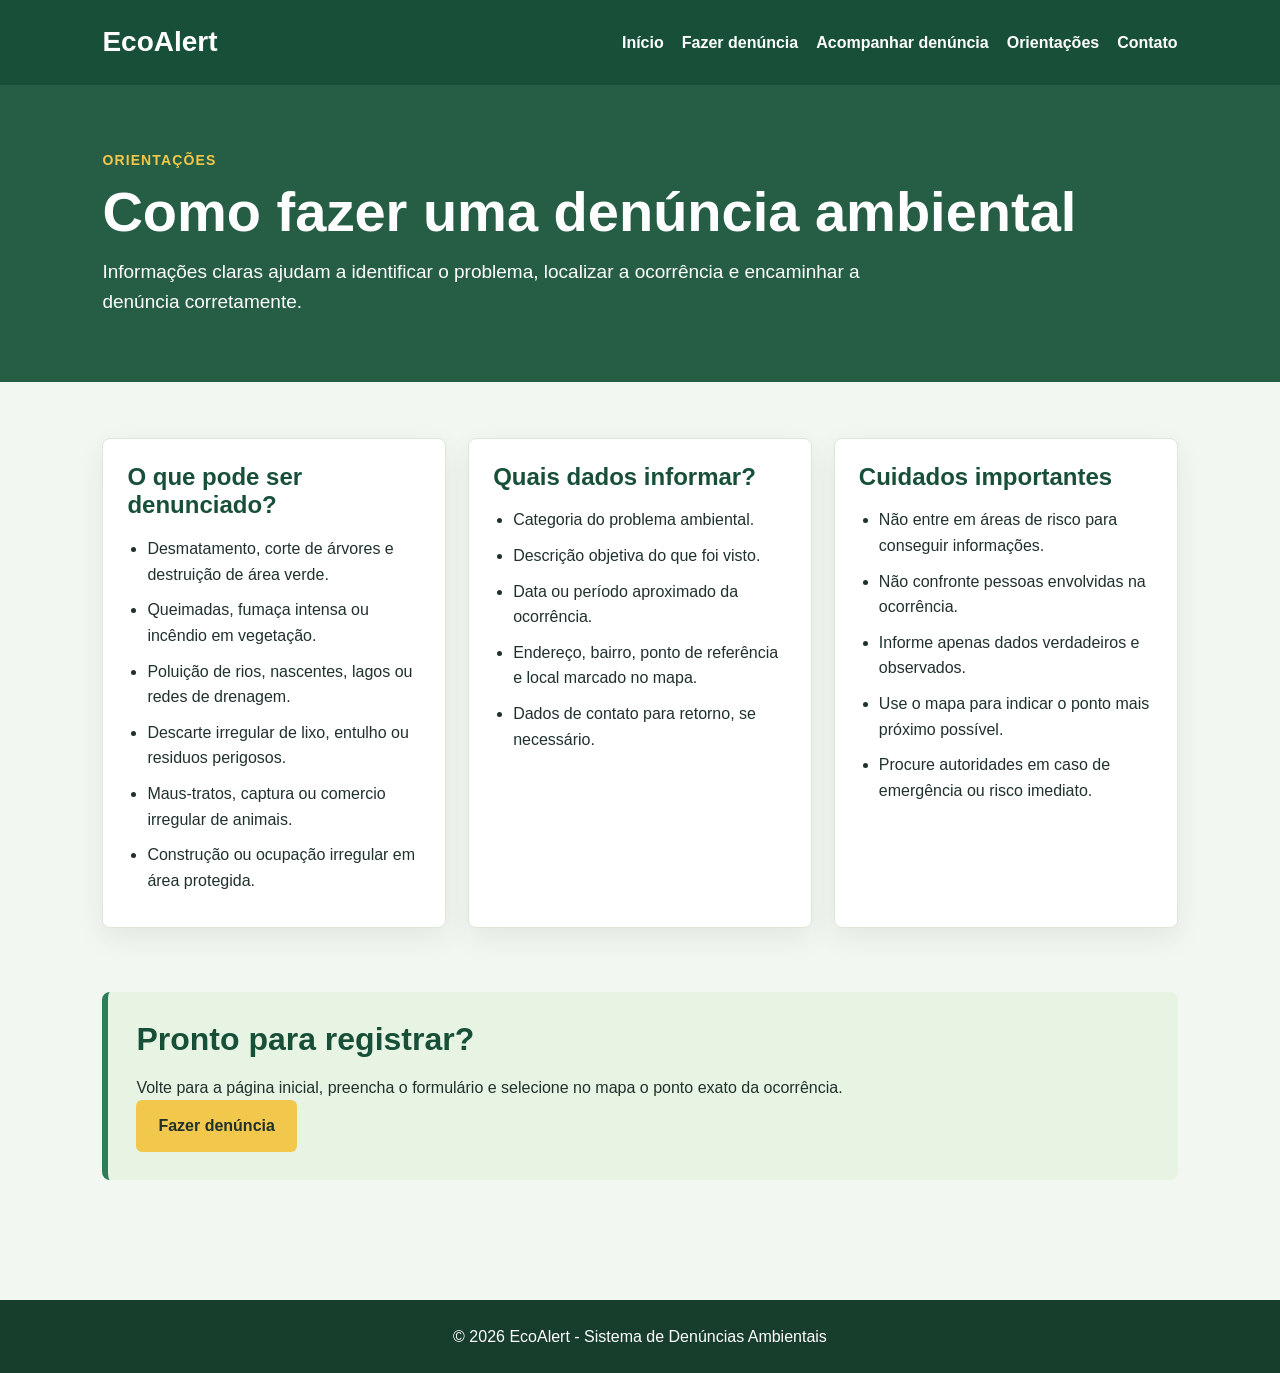
<file: orientacoes.html>
<!DOCTYPE html>
<html lang="pt-BR">
<head>
  <meta charset="UTF-8">
  <meta name="viewport" content="width=device-width, initial-scale=1.0">
  <title>EcoAlert | Orientações</title>
  <link rel="stylesheet" href="css/style.css">
</head>
<body>
  <header class="topo">
    <a class="logo" href="index.html">EcoAlert</a>

    <nav class="menu" aria-label="Menu principal">
      <a href="index.html">Início</a>
      <a href="index.html#denuncia">Fazer denúncia</a>
      <a href="acompanhar.html">Acompanhar denúncia</a>
      <a href="orientacoes.html">Orientações</a>
      <a href="contato.html">Contato</a>
    </nav>
  </header>

  <section class="pagina-hero">
    <p class="etiqueta">Orientações</p>
    <h1>Como fazer uma denúncia ambiental</h1>
    <p>Informações claras ajudam a identificar o problema, localizar a ocorrência e encaminhar a denúncia corretamente.</p>
  </section>

  <main>
    <section class="secao grade-info">
      <article class="card-info">
        <h2>O que pode ser denunciado?</h2>
        <ul>
          <li>Desmatamento, corte de árvores e destruição de área verde.</li>
          <li>Queimadas, fumaça intensa ou incêndio em vegetação.</li>
          <li>Poluição de rios, nascentes, lagos ou redes de drenagem.</li>
          <li>Descarte irregular de lixo, entulho ou residuos perigosos.</li>
          <li>Maus-tratos, captura ou comercio irregular de animais.</li>
          <li>Construção ou ocupação irregular em área protegida.</li>
        </ul>
      </article>

      <article class="card-info">
        <h2>Quais dados informar?</h2>
        <ul>
          <li>Categoria do problema ambiental.</li>
          <li>Descrição objetiva do que foi visto.</li>
          <li>Data ou período aproximado da ocorrência.</li>
          <li>Endereço, bairro, ponto de referência e local marcado no mapa.</li>
          <li>Dados de contato para retorno, se necessário.</li>
        </ul>
      </article>

      <article class="card-info">
        <h2>Cuidados importantes</h2>
        <ul>
          <li>Não entre em áreas de risco para conseguir informações.</li>
          <li>Não confronte pessoas envolvidas na ocorrência.</li>
          <li>Informe apenas dados verdadeiros e observados.</li>
          <li>Use o mapa para indicar o ponto mais próximo possível.</li>
          <li>Procure autoridades em caso de emergência ou risco imediato.</li>
        </ul>
      </article>
    </section>

    <section class="secao chamada">
      <h2>Pronto para registrar?</h2>
      <p>Volte para a página inicial, preencha o formulário e selecione no mapa o ponto exato da ocorrência.</p>
      <a class="botao botao-principal" href="index.html#denuncia">Fazer denúncia</a>
    </section>
  </main>

  <footer>
    <p>&copy; 2026 EcoAlert - Sistema de Denúncias Ambientais</p>
  </footer>
</body>
</html>
</file>
<file: css/style.css>
* {
  box-sizing: border-box;
  margin: 0;
  padding: 0;
}

html {
  scroll-behavior: smooth;
}

body {
  font-family: Arial, Helvetica, sans-serif;
  color: #20312d;
  background: #f3f7f1;
  line-height: 1.6;
}

.topo {
  background: #184f39;
  color: #ffffff;
  padding: 20px 8%;
  display: flex;
  align-items: center;
  justify-content: space-between;
  gap: 24px;
  flex-wrap: wrap;
}

.logo {
  color: #ffffff;
  font-size: 28px;
  font-weight: 700;
  text-decoration: none;
}

.menu {
  display: flex;
  gap: 18px;
  flex-wrap: wrap;
}

.menu a {
  color: #ffffff;
  font-weight: 700;
  text-decoration: none;
}

.menu a:hover {
  text-decoration: underline;
}

.hero {
  min-height: 430px;
  padding: 80px 8%;
  color: #ffffff;
  background:
    linear-gradient(rgba(15, 48, 34, 0.78), rgba(15, 48, 34, 0.78)),
    url("https://images.unsplash.com/photo-1441974231531-c6227db76b6e?auto=format&fit=crop&w=1600&q=80");
  background-position: center;
  background-size: cover;
  display: flex;
  align-items: center;
}

.hero-conteudo {
  max-width: 720px;
}

.etiqueta {
  color: #f1c84b;
  font-size: 14px;
  font-weight: 700;
  letter-spacing: 0.08em;
  margin-bottom: 10px;
  text-transform: uppercase;
}

.hero h1 {
  font-size: clamp(42px, 8vw, 72px);
  line-height: 1;
  margin-bottom: 18px;
}

.hero p:not(.etiqueta) {
  font-size: 20px;
  max-width: 650px;
  margin-bottom: 28px;
}

.botao {
  border: 0;
  border-radius: 6px;
  cursor: pointer;
  display: inline-block;
  font-size: 16px;
  font-weight: 700;
  padding: 13px 22px;
  text-decoration: none;
  transition: transform 0.2s, background 0.2s;
}

.botao:hover {
  transform: translateY(-2px);
}

.botao-principal {
  background: #f1c84b;
  color: #20312d;
}

.botao-principal:hover {
  background: #ffd85f;
}

.botao-secundario {
  background: #255d45;
  color: #ffffff;
  margin-top: 10px;
}

.botao-secundario:hover {
  background: #184f39;
}

main {
  padding: 56px 8%;
}

.secao {
  max-width: 1160px;
  margin: 0 auto 64px;
}

.informativo {
  display: grid;
  grid-template-columns: minmax(0, 1fr) 320px;
  gap: 32px;
  align-items: start;
}

h2 {
  color: #184f39;
  font-size: 32px;
  line-height: 1.2;
  margin-bottom: 16px;
}

.informativo p,
.titulo-secao p {
  font-size: 18px;
  margin-bottom: 14px;
}

.painel,
.formulario,
.mapa-container {
  background: #ffffff;
  border: 1px solid #dce8d7;
  border-radius: 8px;
  box-shadow: 0 10px 28px rgba(32, 49, 45, 0.08);
}

.painel {
  padding: 24px;
}

.painel h3 {
  color: #184f39;
  margin-bottom: 14px;
}

.painel a {
  border-bottom: 1px solid #dce8d7;
  color: #255d45;
  display: block;
  font-weight: 700;
  padding: 12px 0;
  text-decoration: none;
}

.painel a:hover {
  color: #123b2a;
}

.titulo-secao {
  max-width: 780px;
  margin-bottom: 24px;
}

.area-denuncia {
  display: grid;
  grid-template-columns: minmax(320px, 430px) minmax(0, 1fr);
  gap: 28px;
}

.formulario {
  padding: 24px;
}

label {
  color: #253a35;
  display: block;
  font-weight: 700;
  margin-bottom: 7px;
}

input,
select,
textarea {
  width: 100%;
  border: 1px solid #c9d8c4;
  border-radius: 6px;
  color: #20312d;
  font: inherit;
  margin-bottom: 16px;
  padding: 12px;
}

textarea {
  resize: vertical;
}

input:focus,
select:focus,
textarea:focus {
  border-color: #2d7d58;
  outline: 3px solid rgba(45, 125, 88, 0.16);
}

.descricao-categoria {
  background: #edf6e9;
  border-left: 4px solid #2d7d58;
  border-radius: 6px;
  color: #28483c;
  margin-bottom: 16px;
  padding: 12px;
}

.coordenadas {
  display: grid;
  grid-template-columns: 1fr 1fr;
  gap: 12px;
}

.mapa-container {
  min-height: 560px;
  overflow: hidden;
}

#mapa {
  height: 500px;
  width: 100%;
}

.mapa-ajuda {
  color: #405750;
  padding: 16px 18px;
}

.pagina-hero {
  background: #255d45;
  color: #ffffff;
  padding: 64px 8%;
}

.pagina-hero h1 {
  font-size: clamp(34px, 6vw, 56px);
  line-height: 1.1;
  margin-bottom: 14px;
}

.pagina-hero p:not(.etiqueta) {
  max-width: 760px;
  font-size: 19px;
}

.grade-info {
  display: grid;
  grid-template-columns: repeat(auto-fit, minmax(260px, 1fr));
  gap: 22px;
}

.card-info,
.denuncia-card,
.form-busca {
  background: #ffffff;
  border: 1px solid #dce8d7;
  border-radius: 8px;
  box-shadow: 0 10px 28px rgba(32, 49, 45, 0.08);
  padding: 24px;
}

.card-info h2,
.denuncia-card h2,
.contato-painel h2 {
  font-size: 24px;
}

.card-info ul {
  margin-left: 20px;
}

.card-info li {
  margin-bottom: 10px;
}

.chamada {
  background: #e7f4e4;
  border-left: 6px solid #2d7d58;
  border-radius: 8px;
  padding: 28px;
}

.contato-layout {
  display: grid;
  grid-template-columns: minmax(320px, 1fr) 380px;
  gap: 28px;
}

.contato-painel p {
  margin-bottom: 14px;
}

.mensagem-form {
  color: #184f39;
  font-weight: 700;
  margin-top: 14px;
}

.form-busca {
  margin-bottom: 24px;
}

.linha-busca {
  display: grid;
  grid-template-columns: minmax(0, 1fr) auto;
  gap: 12px;
}

.linha-busca input {
  margin-bottom: 0;
}

.lista-denuncias {
  display: grid;
  gap: 18px;
}

.denuncia-topo {
  align-items: center;
  display: flex;
  gap: 16px;
  justify-content: space-between;
  margin-bottom: 10px;
}

.denuncia-topo span {
  background: #edf6e9;
  border: 1px solid #b9d8ad;
  border-radius: 999px;
  color: #184f39;
  font-weight: 700;
  padding: 6px 12px;
}

.denuncia-card p {
  margin-bottom: 8px;
}

.admin-login {
  max-width: 520px;
}

.admin-login h2 {
  font-size: 28px;
}

.admin-login p {
  margin-bottom: 16px;
}

.mensagem-erro {
  background: #ffe9e6;
  border-left: 4px solid #b42318;
  border-radius: 6px;
  color: #8a1f14;
  margin-bottom: 16px;
  padding: 10px 12px;
}

.admin-topo {
  align-items: center;
  display: flex;
  justify-content: space-between;
  gap: 18px;
  margin-bottom: 24px;
}

.admin-resumo {
  display: grid;
  grid-template-columns: repeat(auto-fit, minmax(220px, 1fr));
  gap: 18px;
  margin-bottom: 24px;
}

.admin-resumo article {
  background: #ffffff;
  border: 1px solid #dce8d7;
  border-radius: 8px;
  box-shadow: 0 10px 28px rgba(32, 49, 45, 0.08);
  padding: 22px;
}

.admin-resumo strong {
  color: #184f39;
  display: block;
  font-size: 34px;
  line-height: 1;
  margin-bottom: 8px;
}

.admin-resumo span,
.tabela-admin span {
  color: #546b64;
}

.admin-filtros {
  display: grid;
  gap: 14px;
}

.admin-filtros input,
.admin-filtros select {
  margin-bottom: 0;
}

.admin-campos {
  display: grid;
  grid-template-columns: 1fr 1fr;
  gap: 14px;
}

.tabela-admin {
  background: #ffffff;
  border: 1px solid #dce8d7;
  border-radius: 8px;
  box-shadow: 0 10px 28px rgba(32, 49, 45, 0.08);
  overflow-x: auto;
}

.tabela-admin table {
  border-collapse: collapse;
  min-width: 900px;
  width: 100%;
}

.tabela-admin th,
.tabela-admin td {
  border-bottom: 1px solid #dce8d7;
  padding: 14px;
  text-align: left;
  vertical-align: top;
}

.tabela-admin th {
  background: #edf6e9;
  color: #184f39;
  font-size: 14px;
  text-transform: uppercase;
}

.linha-descricao td {
  background: #fbfdf9;
}

.status-admin {
  background: #edf6e9;
  border: 1px solid #b9d8ad;
  border-radius: 999px;
  color: #184f39;
  display: inline-block;
  font-weight: 700;
  padding: 6px 12px;
}

footer {
  background: #173d2d;
  color: #ffffff;
  padding: 24px 8%;
  text-align: center;
}

@media (max-width: 900px) {
  .informativo,
  .area-denuncia,
  .contato-layout {
    grid-template-columns: 1fr;
  }

  .mapa-container {
    min-height: auto;
  }
}

@media (max-width: 620px) {
  .topo,
  .menu {
    align-items: flex-start;
    flex-direction: column;
  }

  .hero {
    padding: 64px 8%;
  }

  .coordenadas {
    grid-template-columns: 1fr;
  }

  .linha-busca {
    grid-template-columns: 1fr;
  }

  .denuncia-topo {
    align-items: flex-start;
    flex-direction: column;
  }

  .admin-topo {
    align-items: flex-start;
    flex-direction: column;
  }

  .admin-campos {
    grid-template-columns: 1fr;
  }
}
</file>
